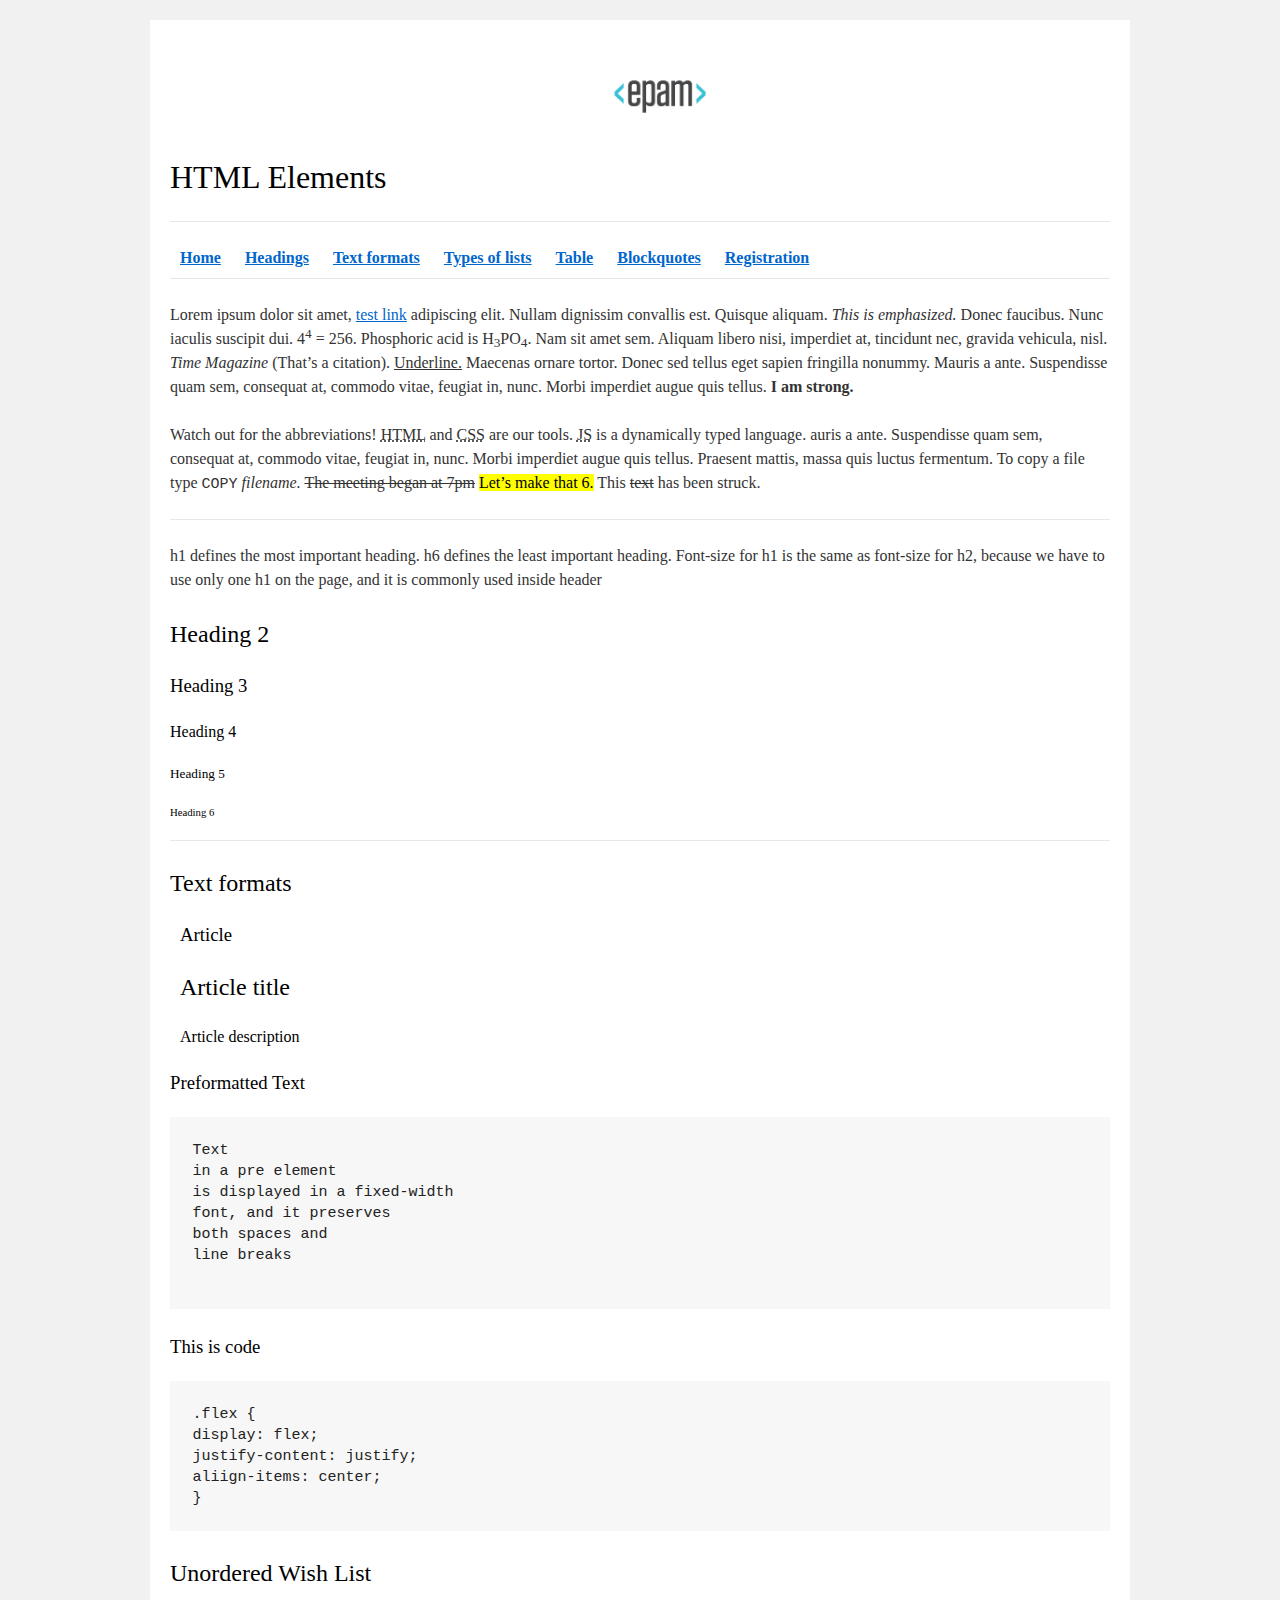
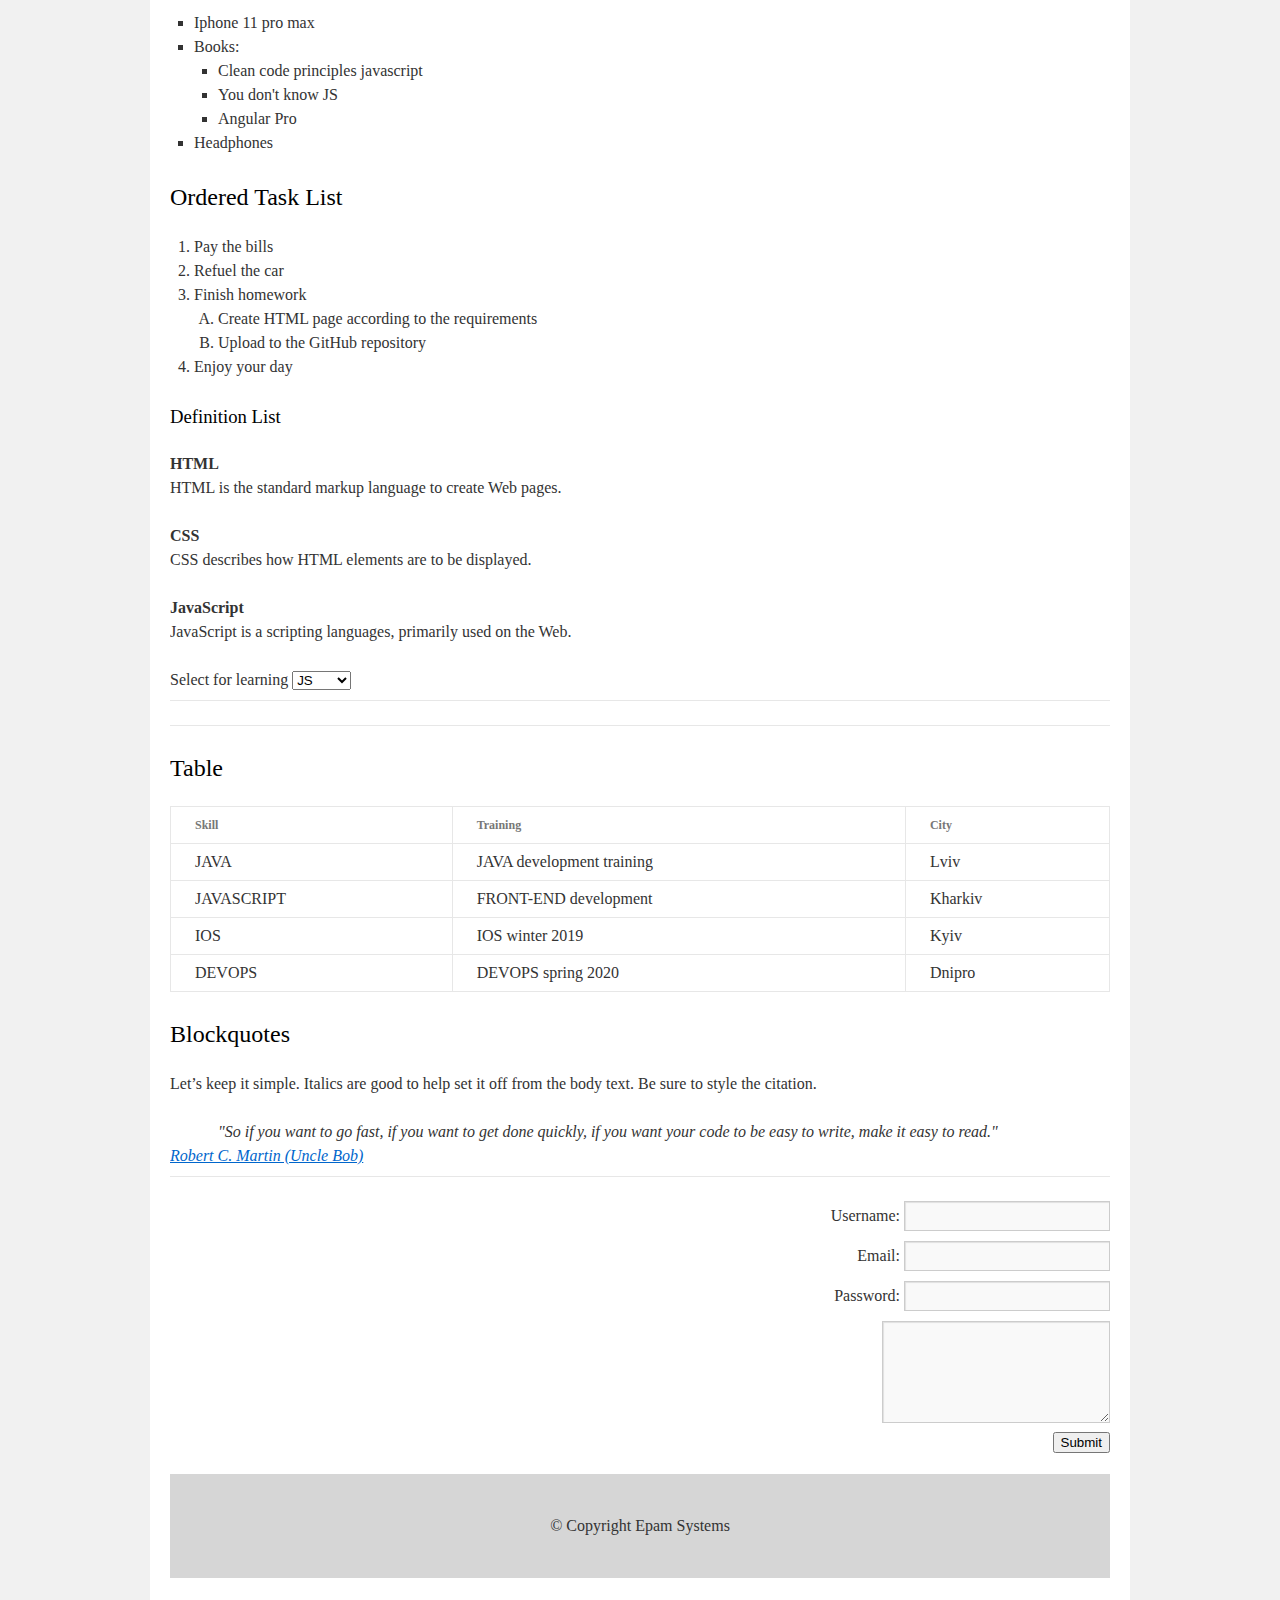
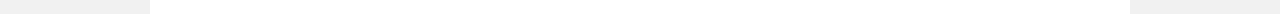
<file: FL12_HW1/homework/index.html>
<!DOCTYPE html>
<html lang="en">

<head>
  <meta charset="utf-8">
  <title>HTML Basics</title>
  <link rel="stylesheet" href="style.css">
</head>

<body>
  <div id="wrapper">
    <div id="main">
      <div id="container">
        <div id="content" role="main">
          <img src="logo.png" alt="EPAM">
          <h1 id="Home">HTML Elements</h1>
          <hr>
          <nav>
            <a href="#Home"><b>Home</b></a>
            <a href="#Headings"><b>Headings</b></a>
            <a href="#TextFormats"><b>Text formats</b></a>
            <a href="#TypesOfLists"><b>Types of lists</b></a>
            <a href="#Table"><b>Table</b></a>
            <a href="#Blockquotes"><b>Blockquotes</b></a>
            <a href="#Registration"><b>Registration</b></a>
          </nav>
          <hr>

          <p>Lorem ipsum dolor sit amet,
            <a href="#">test link</a>
            adipiscing elit.
            Nullam dignissim convallis est. Quisque aliquam.
            <em>This is emphasized.</em>
            Donec faucibus. Nunc iaculis suscipit dui.
            4<sup>4</sup> = 256.
            Phosphoric acid is H<sub>3</sub>PO<sub>4</sub>.
            Nam sit amet sem. Aliquam libero nisi, imperdiet at, tincidunt nec, gravida vehicula, nisl.
            <cite>Time Magazine</cite>
            (That’s a citation).
            <u>Underline.</u>
            Maecenas ornare tortor. Donec sed tellus eget sapien fringilla nonummy. Mauris a ante. Suspendisse quam sem,
            consequat at, commodo vitae, feugiat in, nunc. Morbi imperdiet augue quis tellus.
            <strong>I am strong.</strong></p>

          <p>Watch out for the abbreviations!
            <abbr title="Hyper Text Markup Language">HTML</abbr>
            and
            <abbr title="Cascading Style Sheets">CSS</abbr>
            are our tools.
            <abbr title="JavaScript">JS</abbr>
            is a dynamically typed language.
            auris a ante. Suspendisse quam sem, consequat at, commodo vitae, feugiat in, nunc. Morbi imperdiet augue
            quis
            tellus. Praesent mattis, massa quis luctus fermentum. To copy a file type
            <kbd>COPY</kbd>
            <em>filename.</em>
            <del>The meeting began at 7pm</del>
            <mark>Let’s make that 6.</mark>
            This <s>text</s> has been struck.</p>
          <hr>

          <p>h1 defines the most important heading. h6 defines the least important heading. Font-size for h1 is the same
            as
            font-size for h2, because we have to use only one h1 on the page, and it is commonly used inside header</p>

          <h2 id="Headings">Heading 2</h2>
          <h3>Heading 3</h3>
          <h4>Heading 4</h4>
          <h5>Heading 5</h5>
          <h6>Heading 6</h6>
          <hr>

          <h2 id="TextFormats">Text formats</h2>
          <article>
            <h3>Article</h3>
            <h2>Article title</h2>
            <h4>Article description</h4>
          </article>

          <h3>Preformatted Text</h3>
          <pre>
Text
in a pre element
is displayed in a fixed-width
font, and it preserves
both spaces and
line breaks
          </pre>

          <h3>This is code</h3>
          <pre>
.flex {
display: flex;
justify-content: justify;
aliign-items: center;
}</pre>

          <h2 id="TypesOfLists">Unordered Wish List</h2>
          <ul>
            <li>Iphone 11 pro max</li>
            <li>Books:
              <ul>
                <li>Clean code principles javascript</li>
                <li>You don't know JS</li>
                <li>Angular Pro</li>
              </ul>
            </li>
            <li>Headphones</li>
          </ul>

          <h2>Ordered Task List</h2>
          <ol>
            <li>Pay the bills</li>
            <li>Refuel the car</li>
            <li>Finish homework
              <ol>
                <li>Create HTML page according to the requirements</li>
                <li>Upload to the GitHub repository</li>
              </ol>
            </li>
            <li>Enjoy your day</li>
          </ol>

          <h3>Definition List</h3>
          <b>HTML</b><br>
          HTML is the standard markup language to create Web pages.
          <br><br>
          <b>CSS</b> <br>
          CSS describes how HTML elements are to be displayed. <br><br>
          <b>JavaScript</b> <br>
          JavaScript is a scripting languages, primarily used on the Web. <br><br>
          Select for learning
          <select>
            <option>JS</option>
            <option>HTML</option>
            <option>CSS</option>
          </select>
          <hr>
          <hr>

          <h2 id="Table">Table</h2>
          <table>
            <thead>
              <tr>
                <th>Skill</th>
                <th>Training</th>
                <th>City</th>
              </tr>
            </thead>
            <tbody>
              <tr>
                <td>JAVA</td>
                <td>JAVA development training</td>
                <td>Lviv</td>
              </tr>

              <tr>
                <td>JAVASCRIPT</td>
                <td>FRONT-END development</td>
                <td>Kharkiv</td>
              </tr>

              <tr>
                <td>IOS</td>
                <td>IOS winter 2019</td>
                <td>Kyiv</td>
              </tr>

              <tr>
                <td>DEVOPS</td>
                <td>DEVOPS spring 2020</td>
                <td>Dnipro</td>
              </tr>

            </tbody>
          </table>


          <h2 id="Blockquotes">Blockquotes</h2>
          <p>Let’s keep it simple. Italics are good to help set it off from the body text. Be sure to style the
            citation.</p>
          
            <blockquote>
              "So if you want to go fast, if you want to get done quickly, if you want your code to be easy to write,
              make
              it easy to read."</blockquote>
            <a href="#"><cite>Robert C. Martin (Uncle Bob)</cite></a>
          
          <hr>

          <form id="Registration">
              Username: <input type="text" name="Username"> <br>
              Email: <input type="email" name="Email" > <br>
              Password: <input type="password" name="Password" > <br>
              <textarea cols="23" rows="4"></textarea> <br>
              <button type="submit" >Submit</button>
          </form>
          <footer>
            <span>&copy; Copyright Epam Systems</span>
          </footer>

        </div>
      </div>
    </div>
  </div>
</body>

</html>
</file>
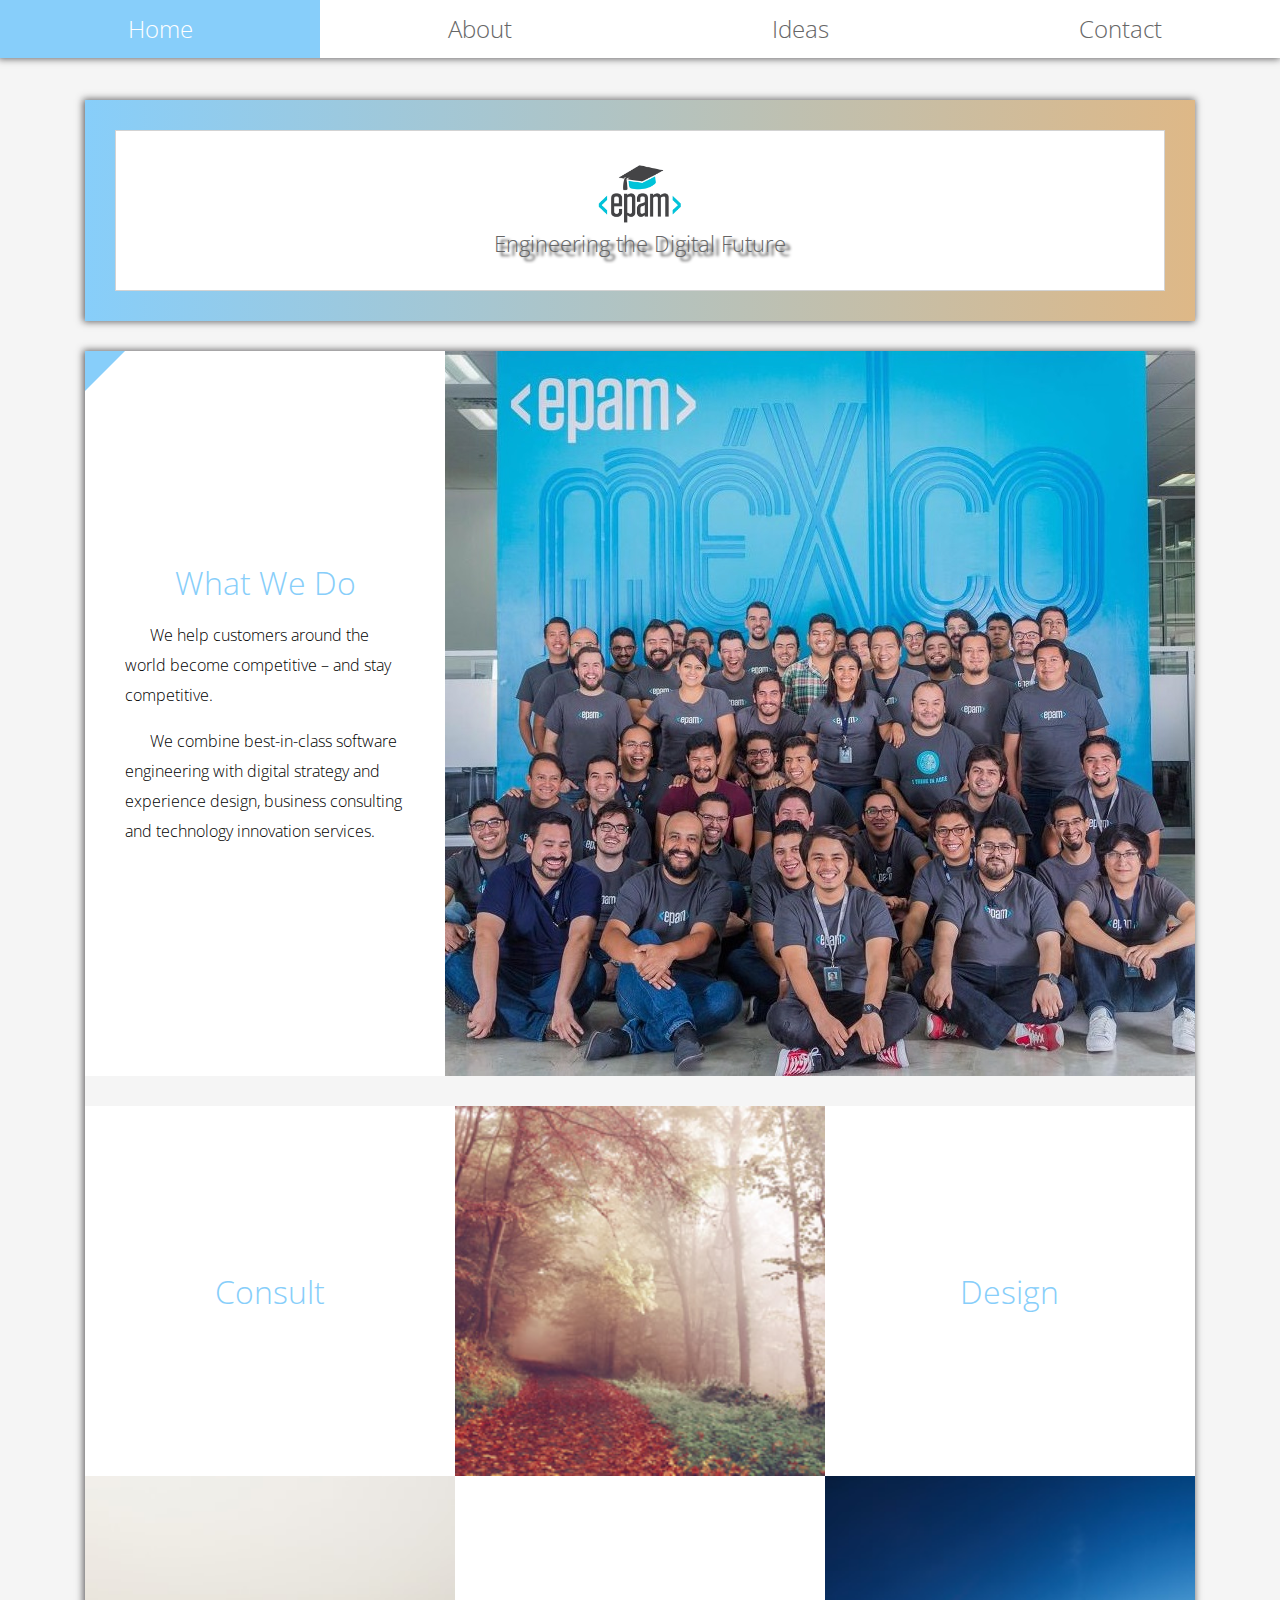
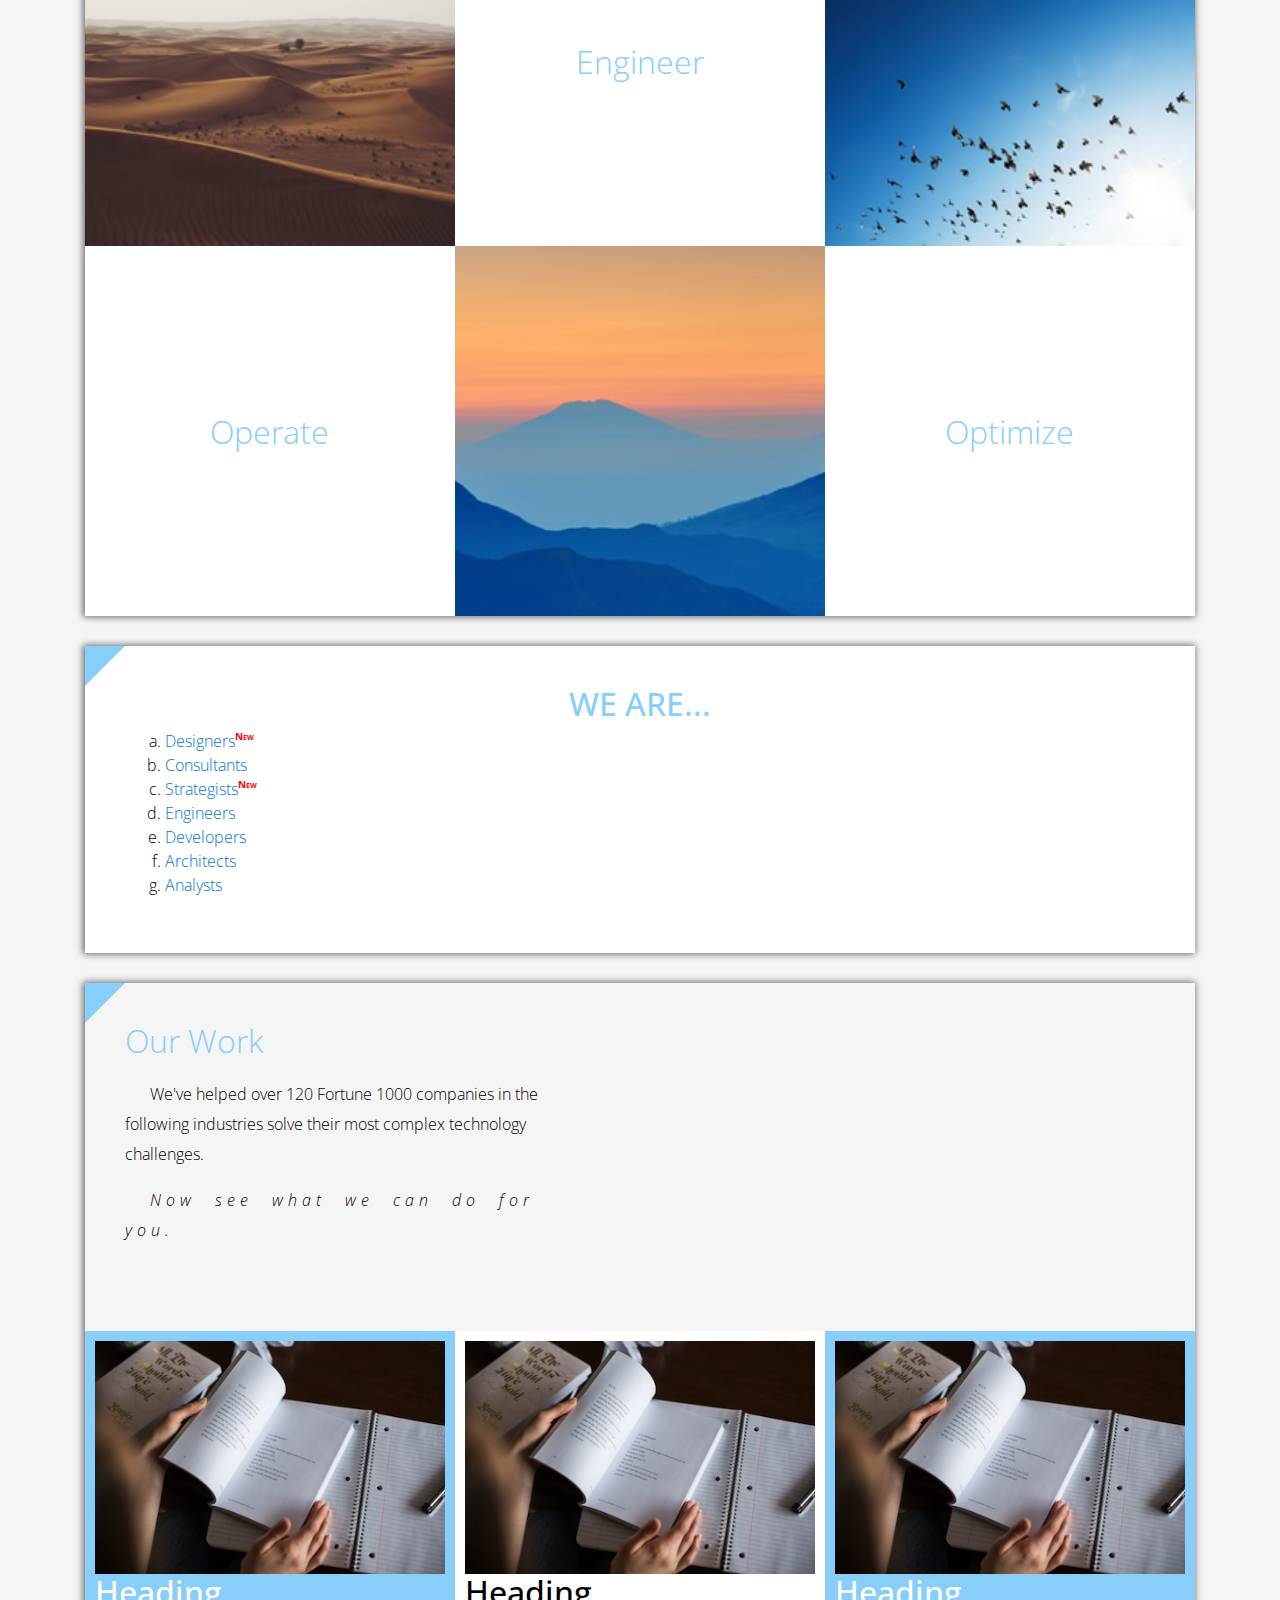
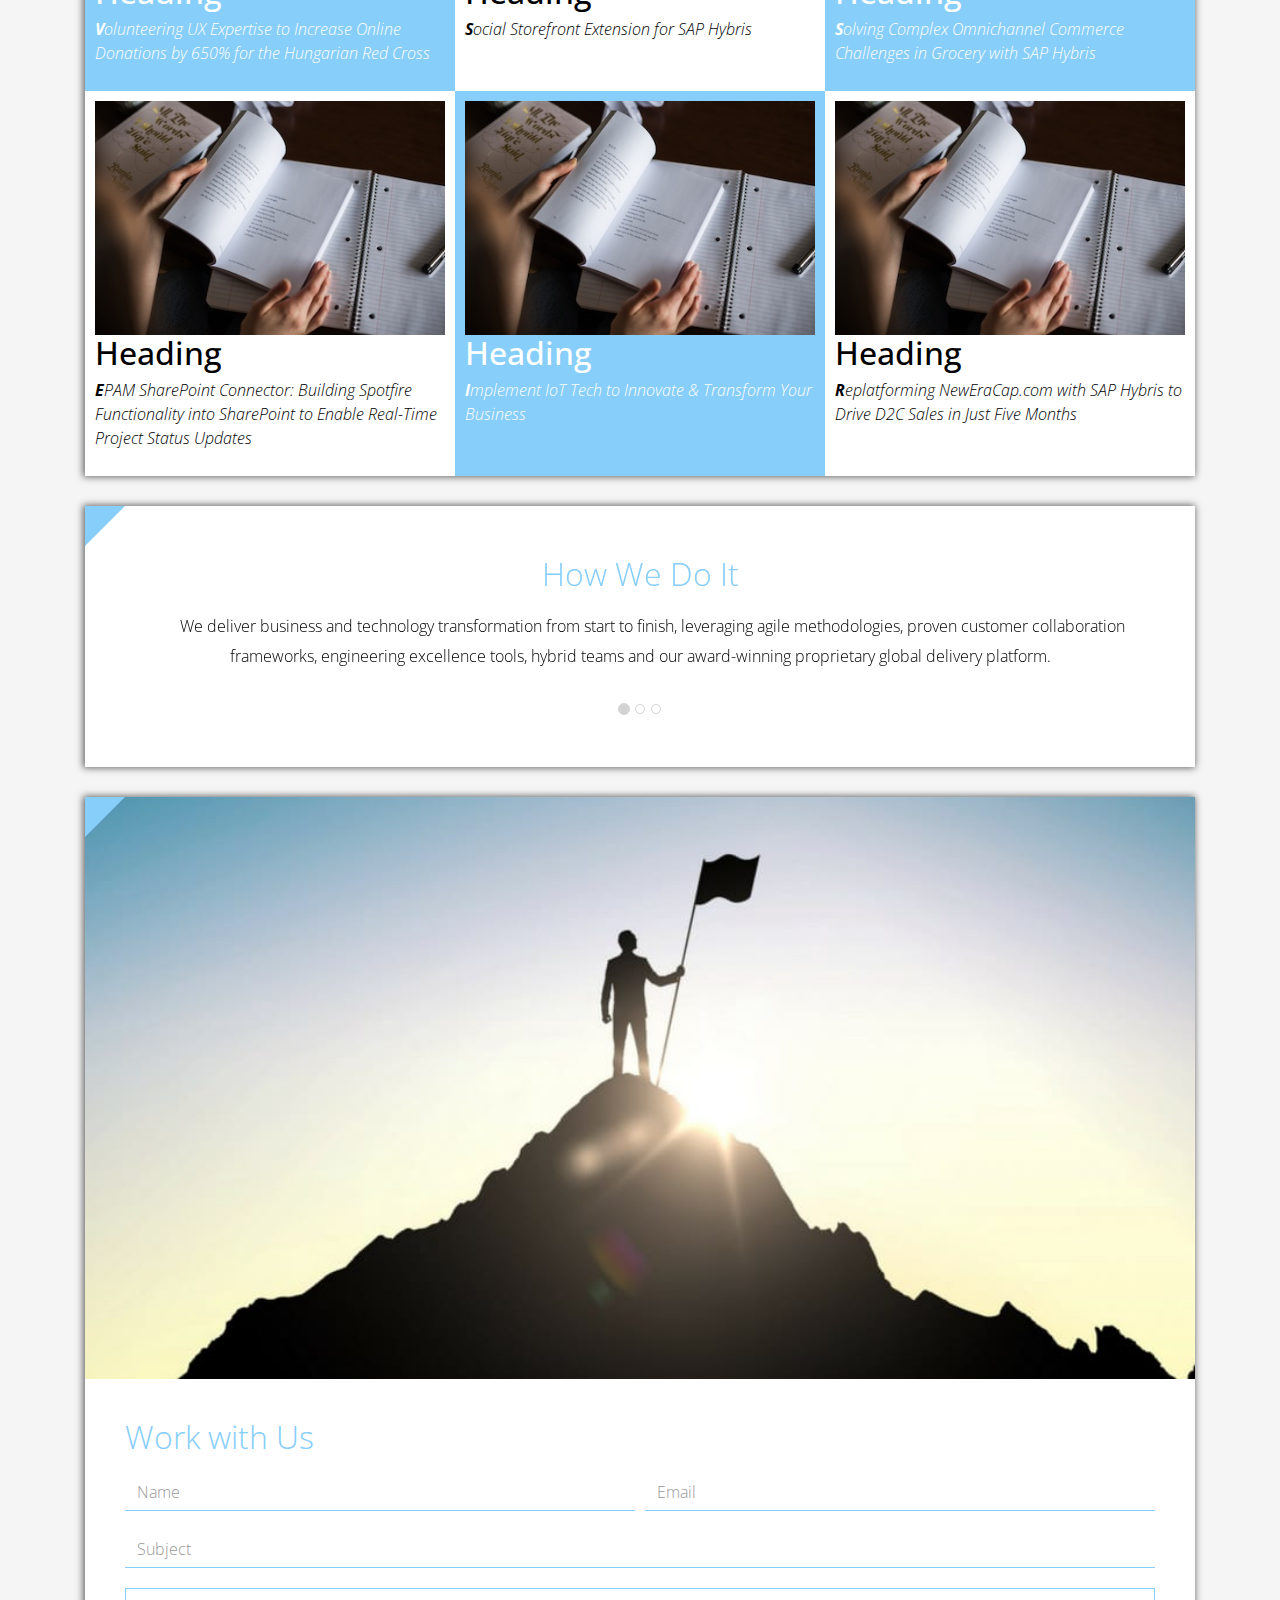
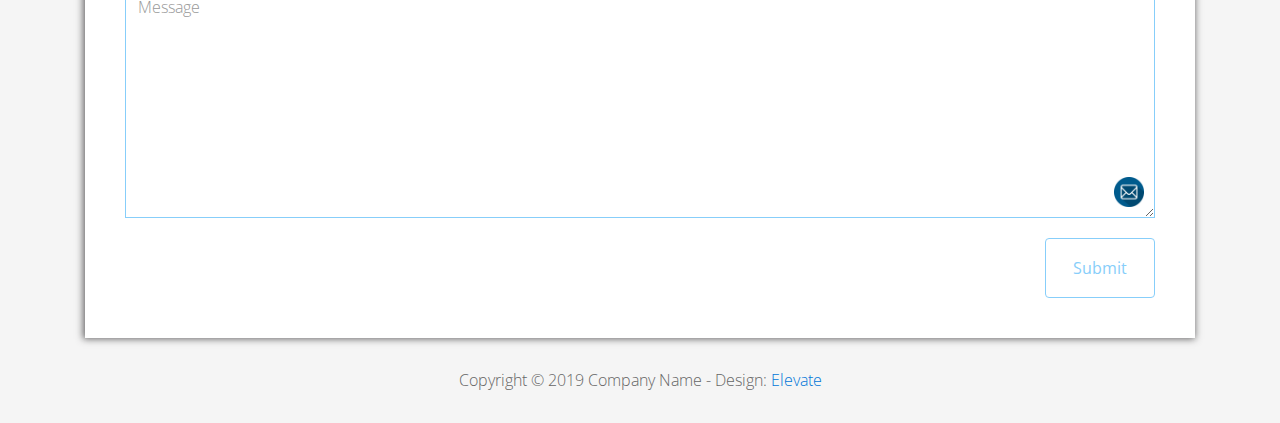
<file: FL12_HW2/homework/index.html>
<!DOCTYPE html>
<html lang="en">
<head>
  <meta charset="utf-8">
  <meta http-equiv="X-UA-Compatible" content="IE=edge">
  <meta name="viewport" content="width=device-width, initial-scale=1">

  <title>CSS Basics HW</title>



  <!-- load stylesheets -->
  <link rel="stylesheet" href="http://fonts.googleapis.com/css?family=Open+Sans:300,400">
  <!-- Google web font "Open Sans" -->
  <link rel="stylesheet" href="css/bootstrap.min.css">
  <!-- Bootstrap style -->
  <link rel="stylesheet" href="css/general.css">
  <link rel="stylesheet" href="css/style.css">
  <!-- Templatemo style -->
</head>

<body>
<div class="container">

  <div class="tm-sidebar">
    <nav class="tm-main-nav">
      <ul>
        <li class="tm-nav-item"><a href="#home" class="tm-nav-item-link">Home</a></li>
        <li class="tm-nav-item"><a href="#about" class="tm-nav-item-link">About</a></li>
        <li class="tm-nav-item"><a href="#ideas" class="tm-nav-item-link">Ideas</a></li>
        <li class="tm-nav-item"><a href="#contact" class="tm-nav-item-link">Contact</a></li>
      </ul>
    </nav>
  </div>

  <div class="tm-main-content">

    <div id="home" class="tm-content-box tm-content-header margin-b-10">
      <div class="tm-banner">
        <div class="tm-banner-inner">
          <img src="img/epam_logo.png" width="100" alt="">
          <p class="tm-banner-text">Engineering the Digital Future</p>
        </div>
      </div>
    </div>

    <section>
      <div class="tm-content-box flex-2-col">

        <div class="padding-medium flex-item tm-team-description-container flex-item">
          <h2 class="tm-section-title">What We Do</h2>
          <p class="tm-section-description">We help customers around the world become competitive – and stay competitive.</p>
          <p class="tm-section-description"> We combine best-in-class software engineering with digital strategy and experience design, business consulting and technology innovation services.</p>
        </div>
        <div class="flex-item tm-team-img">
          <img src="img/epam-mexico.jpg" alt="epam-mexico">
        </div>

      </div>

      <div id="about" class="tm-content-box">

        <ul class="boxes gallery-container">
          <li class="box box-bg">
            <h2 class="tm-section-title tm-section-title-box tm-box-bg-title">Consult</h2>
          </li>
          <li class="box">
            <a href="img/idea-large-01.jpg">
              <img src="img/idea-01.jpg" alt="Image" class="img-fluid thumbnail box-img">
            </a>
          </li>
          <li class="box box-bg">
            <h2 class="tm-section-title tm-section-title-box tm-box-bg-title">Design</h2>
          </li>
          <li class="box">
            <a href="img/idea-large-02.jpg">
              <img src="img/idea-02.jpg" alt="Image" class="img-fluid thumbnail box-img">
            </a>
          </li>
          <li class="box box-bg">
            <h2 class="tm-section-title tm-section-title-box tm-box-bg-title">Engineer</h2>
          </li>
          <li class="box">
            <a href="img/idea-large-03.jpg">
              <img src="img/idea-03.jpg" alt="Image" class="img-fluid thumbnail box-img">
            </a>
          </li>
          <li class="box box-bg">
            <h2 class="tm-section-title tm-section-title-box tm-box-bg-title">Operate</h2>
          </li>
          <li class="box">
            <a href="img/idea-large-04.jpg">
              <img src="img/idea-04.jpg" alt="Image" class="img-fluid thumbnail box-img">
            </a>
          </li>
          <li class="box box-bg">
            <h2 class="tm-section-title tm-section-title-box tm-box-bg-title">Optimize</h2>
          </li>
        </ul>

      </div>

    </section>

    <!-- slider -->
    <section class="heading tm-content-box">
      <div class="padding-medium">
        <h2> WE ARE...</h2>
        <ol>
          <li><a href="index.html" class="text">Designers</a></li>
          <li><a href="index.html">Consultants</a></li>
          <li><a href="#" class="text">Strategists</a></li>
          <li><a href="#">Engineers</a></li>
          <li><a href="#">Developers</a></li>
          <li><a href="#">Architects</a></li>
          <li><a href="#">Analysts</a></li>
        </ol>
      </div>
    </section>

    <section class="blocks">
      <div class="padding-medium flex-item tm-team-description-container">
        <h2 class="tm-section-title">Our Work</h2>
        <p class="tm-section-description">We've helped over 120 Fortune 1000 companies in the following industries solve their most complex technology challenges. </p>
        <p class="tm-section-description"> Now see what we can do for you.</p>
      </div>
      <div class="tm-content-box flex-2-col">
      </div>
      <div  class="tm-content-box">
        <ul class="boxes gallery-container">
          <li class="box box-work">
            <img src="img/study.jpeg" alt="Image" class="img-fluid">
            <div>
              <h2>Heading</h2>
              <p>Volunteering UX Expertise to Increase Online Donations by 650% for the Hungarian Red Cross</p>
            </div>
          </li>
          <li class="box box-work">
            <img src="img/study.jpeg" alt="Image" class="img-fluid">
            <div>
              <h2>Heading</h2>
              <p>Social Storefront Extension for SAP Hybris</p>
            </div>
          </li>
          <li class="box box-work">
            <img src="img/study.jpeg" alt="Image" class="img-fluid">
            <div>
              <h2>Heading</h2>
              <p>Solving Complex Omnichannel Commerce Challenges in Grocery with SAP Hybris</p>
            </div>
          </li>
          <li class="box box-work">
            <img src="img/study.jpeg" alt="Image" class="img-fluid">
            <div>
              <h2>Heading</h2>
              <p>EPAM SharePoint Connector: Building Spotfire Functionality into SharePoint to Enable Real-Time Project Status Updates</p>
            </div>
          </li>
          <li class="box box-work">
            <img src="img/study.jpeg" alt="Image" class="img-fluid">
            <div>
              <h2>Heading</h2>
              <p>Implement IoT Tech to Innovate &amp; Transform Your Business</p>
            </div>
          </li>
          <li class="box box-work">
            <img src="img/study.jpeg" alt="Image" class="img-fluid">
            <div>
              <h2>Heading</h2>
              <p>Replatforming NewEraCap.com with SAP Hybris to Drive D2C Sales in Just Five Months</p>
            </div>
          </li>
        </ul>

      </div>
    </section>

    <section id="ideas">
      <div id="tmCarousel" class="carousel slide tm-content-box" data-ride="carousel">

        <ol class="carousel-indicators">
          <li data-target="#tmCarousel" data-slide-to="0" class="active"></li>
          <li data-target="#tmCarousel" data-slide-to="1" class=""></li>
          <li data-target="#tmCarousel" data-slide-to="2" class=""></li>
        </ol>

        <div class="carousel-inner" role="listbox">

          <div class="carousel-item active">
            <div class="carousel-content">
              <div class="flex-item">
                <h2 class="tm-section-title">How We Do It</h2>
                <p class="tm-section-description carousel-description">We deliver business and technology transformation from start to finish, leveraging agile methodologies, proven customer collaboration frameworks, engineering excellence tools, hybrid teams and our award-winning proprietary global delivery platform.</p>
              </div>
            </div>
          </div>

          <div class="carousel-item">
            <div class="carousel-content">
              <div class="flex-item">
                <h2 class="tm-section-title">Our Clients</h2>
                <p class="tm-section-description carousel-description">Lorem ipsum dolor sit amet,
                  consectetur adipiscing elit. Quisque vel nisi pharetra nibh varius pharetra ac
                  sagittis nisi. Etiam pharetra vestibulum hendrerit. Pellentesque interdum metus
                  sed massa rutrum.</p>
              </div>
            </div>
          </div>

          <div class="carousel-item">
            <div class="carousel-content">
              <div class="flex-item">
                <h2 class="tm-section-title">Our Projects</h2>
                <p class="tm-section-description carousel-description">Donec ex libero, fringilla
                  vitae purus sit amet, rhoncus pharetra lorem. Pellentesque id sem id lacus
                  ultricies vehicula. Aliquam rutrum mi non. Pellentesque interdum metus sed massa
                  rutrum.</p>
              </div>
            </div>
          </div>

        </div>

      </div>
    </section>

    <section class="tm-content-box">
      <img src="img/contact-us.jpg" alt="Contact image" class="img-fluid img-contact-us">

      <div id="contact" class="padding-medium">
        <h2 class="tm-section-title">Work with Us</h2>
        <form action="#contact" method="get" class="contact-form">

          <div class="form-group col-xs-12 col-sm-12 col-md-6 col-lg-6 form-group-2-col-left">
            <input type="text" id="contact_name" name="contact_name" class="form-control"
                   placeholder="Name" required/>
          </div>
          <div class="form-group col-xs-12 col-sm-12 col-md-6 col-lg-6 form-group-2-col-right mandatory-field">
            <input type="email" id="contact_email" name="contact_email" class="form-control"
                   placeholder="Email" required/>
          </div>
          <div class="form-group">
            <input type="text" id="contact_subject" name="contact_subject" class="form-control"
                   placeholder="Subject" required/>
          </div>
          <div class="form-group">
            <textarea id="contact_message" name="contact_message" class="form-control" rows="9"
                      placeholder="Message" required></textarea>
          </div>

          <button type="submit" class="btn btn-primary submit-btn">Submit</button>

        </form>
      </div>
    </section>

    <footer class="tm-footer">
      <p class="text-xs-center">Copyright &copy; 2019 Company Name

        - Design: <a rel="nofollow" href="http://www.templatemo.com/tm-481-elevate"
                     target="_parent">Elevate</a></p>
    </footer>

  </div>

</div>

</body>
</html>
</file>
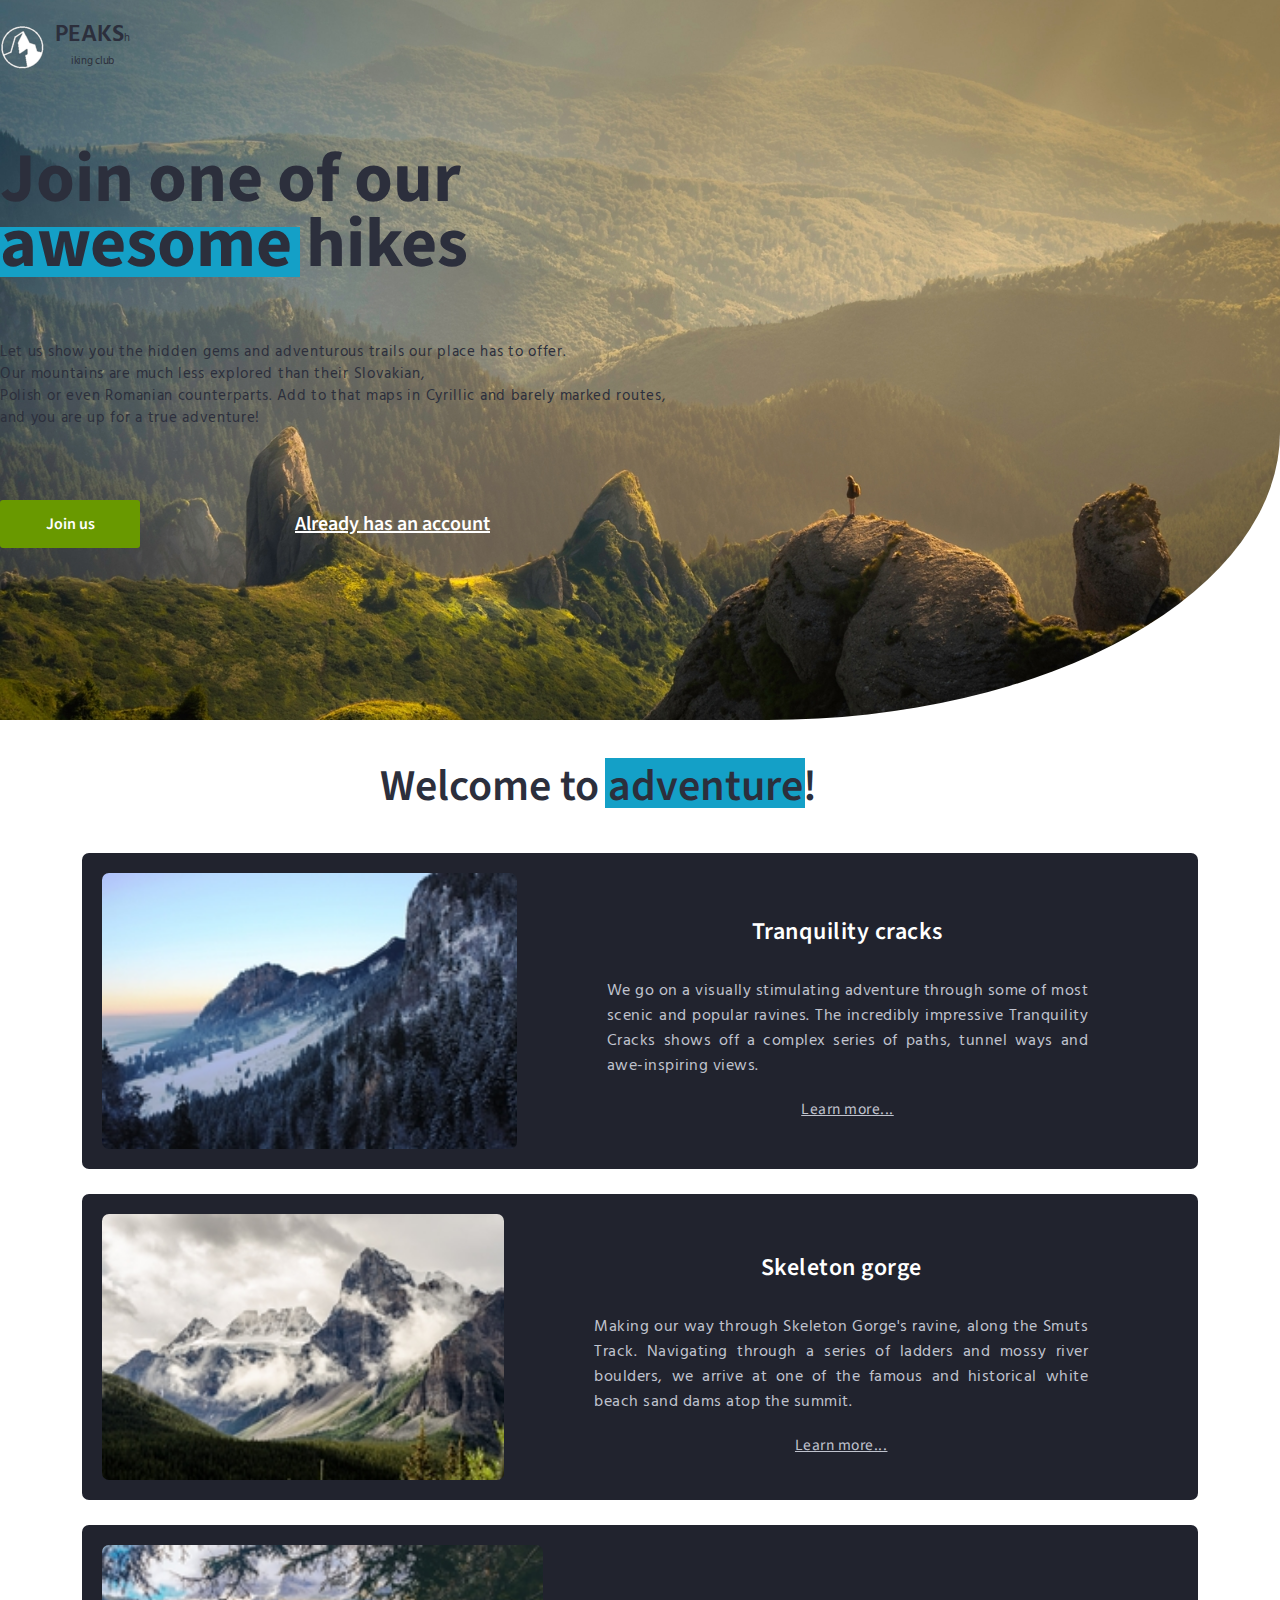
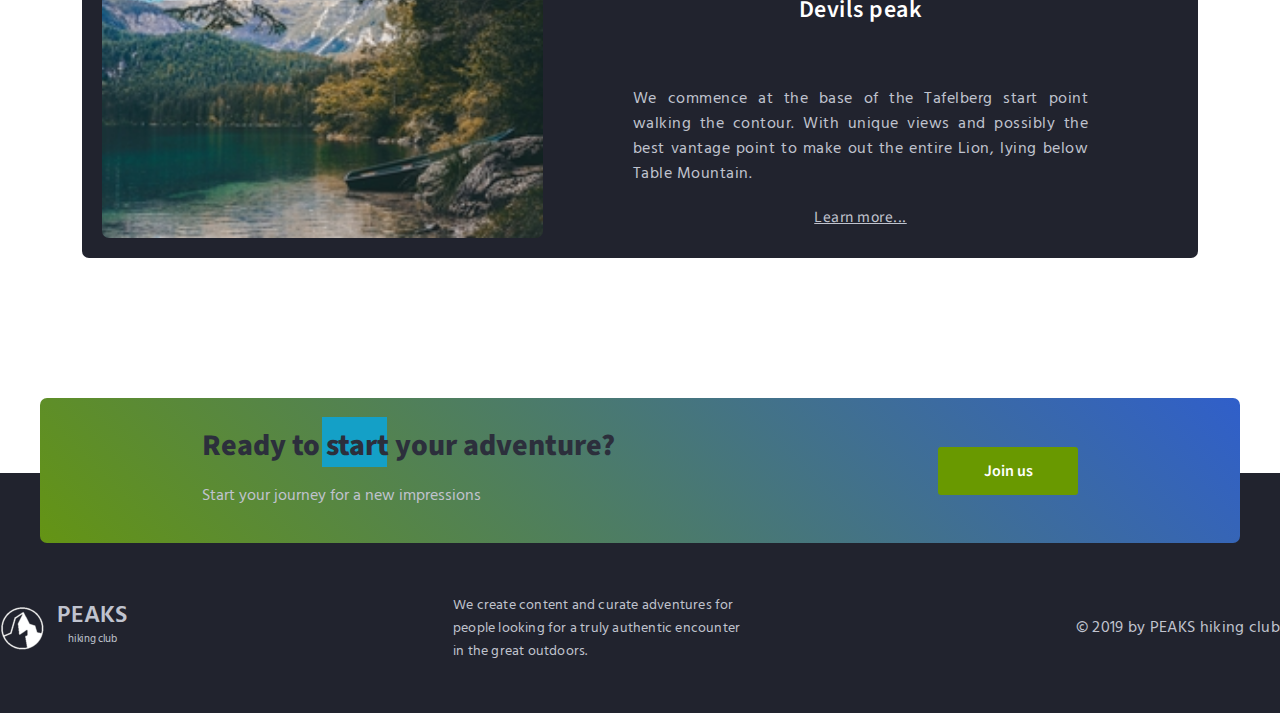
<file: FL12_HW3/homework/index.html>
<!DOCTYPE html>
<html lang="en">

<head>
    <meta charset="UTF-8">
    <meta name="viewport" content="width=device-width, initial-scale=1.0">
    <meta http-equiv="X-UA-Compatible" content="ie=edge">
    <link href="https://fonts.googleapis.com/css?family=Hind:400,600%7CSource+Sans+Pro:400,600,700%7CFresca"
          rel="stylesheet"/>

    <!-- Styles should be switched here: -->

    <link rel="stylesheet" type="text/css" href="css/style1.css">
    <!--     <link rel="stylesheet" type="text/css" href="css/style2.css">-->

    <title>PEAKS hiking club</title>
</head>

<body>
<header class="header">
    <div class="header-wrap">
        <div class="landing-logo">
            <img src="img/m-logo.png" alt="logo"/>
            <p>PEAKS<span>hiking club</span></p>
        </div>
        <p class="header_heading">
            Join one of our awesome hikes
        </p>
        <p class="header_text">
            Let us show you the hidden gems and adventurous trails our place has to offer.
            Our mountains are much less explored than their Slovakian,
            Polish or even Romanian counterparts. Add to that maps in Cyrillic and barely marked routes,
            and you are up for a true adventure!
        </p>
        <div>
            <button class="header_button">Join us</button>
            <a href="#" class="login">Already has an account</a>
        </div>
    </div>
</header>
<main class="section">
    <p class="section_text">
        Welcome to adventure!
    </p>
    <div class="section_card_wrap">
        <div class="section_card">
            <img class="section_card_img"
                 src="img/m-1.jpg"
                 alt="experts"/>
            <div class="section_card_right_container">
                <p class="section_card_heading">
                    Tranquility cracks
                </p>
                <p class="section_card_text">
                    We go on a visually stimulating adventure through some of most scenic and popular ravines.
                    The incredibly impressive Tranquility Cracks shows off a complex series of paths, tunnel ways and
                    awe-inspiring views.
                </p>
                <a href="#" class="section_link">Learn more...</a>
            </div>
        </div>
        <div class="section_card">
            <img class="section_card_img"
                 src="img/m-2.jpg"
                 alt="content formats"/>
            <div class="section_card_right_container">
                <p class="section_card_heading">
                    Skeleton gorge
                </p>
                <p class="section_card_text">
                    Making our way through Skeleton Gorge's ravine, along the Smuts Track.
                    Navigating through a series of ladders and mossy river boulders, we arrive at one of the famous and
                    historical white beach sand dams atop the summit.
                </p>
                <a href="#" class="section_link">Learn more...</a>
            </div>
        </div>
        <div class="section_card">
            <img class="section_card_img"
                 src="img/m-3.jpg"
                 alt="certificate"/>
            <div class="section_card_right_container">
                <p class="section_card_heading">
                    Devils peak
                </p>
                <p class="section_card_text">
                    We commence at the base of the Tafelberg start point walking the contour.
                    With unique views and possibly the best vantage point to make out the entire Lion, lying below Table
                    Mountain.
                </p>
                <a href="#" class="section_link">Learn more...</a>
            </div>
        </div>
    </div>
    <div class="section_banner">
        <div class="section_banner_text_wrap">
            <p class="section_banner_heading">
                Ready to start your adventure?
            </p>
            <p class="section_banner_text">
                Start your journey for a new impressions
            </p>
        </div>
        <button class="section_banner_button">Join us</button>
    </div>
</main>
<footer class="footer">
    <div class="footer-wrap">
        <div class="footer_logo landing-logo">
            <img src="img/m-logo.png" alt="logo"/>
            <p>PEAKS<span>hiking club</span></p>
        </div>
        <p class="footer_text">
            We create content and curate adventures for people looking for a truly authentic encounter in the great
            outdoors.
        </p>
        <span class="footer-cr">
          &copy; 2019 by PEAKS hiking club
        </span>
    </div>
</footer>
</body>

</html>
</file>
<file: FL12_HW1/homework/style.css>
html,body,div,span,applet,object,iframe,h1,h2,h3,h4,h5,h6,p,blockquote,pre,a,abbr,acronym,address,big,cite,code,del,dfn,em,font,img,ins,kbd,q,s,samp,small,strike,strong,sub,sup,tt,var,b,u,i,center,dl,dt,dd,ol,ul,li,fieldset,form,label,legend,table,caption,tbody,tfoot,thead,tr,th,td{background:transparent;border:0;margin:0;padding:0;vertical-align:baseline}body{line-height:1}h1,h2,h3,h4,h5,h6{clear:both;font-weight:normal}ol,ul{list-style:none}blockquote{quotes:none}blockquote:before,blockquote:after{content:'';content:none}del{text-decoration:line-through}table{border-collapse:collapse;border-spacing:0}a img{border:0}#container{float:left;margin:0 -240px 0 0;width:100%}#primary,#secondary{float:right;overflow:hidden;width:220px}#secondary{clear:right}#footer{clear:both;width:100%}.one-column #content{margin:0 auto;width:640px}.single-attachment #content{margin:0 auto;width:900px}body,input,textarea,.page-title span,.pingback a.url{font-family:Georgia,"Bitstream Charter",serif}h3#comments-title,h3#reply-title,#access .menu,#access div.menu ul,#cancel-comment-reply-link,.form-allowed-tags,#site-info,#site-title,#wp-calendar,.comment-meta,.comment-body tr th,.comment-body thead th,.entry-content label,.entry-content tr th,.entry-content thead th,.entry-meta,.entry-title,.entry-utility,#respond label,.navigation,.page-title,.pingback p,.reply,.widget-title,.wp-caption-text{font-family:"Helvetica Neue",Arial,Helvetica,"Nimbus Sans L",sans-serif}input[type="submit"]{font-family:"Helvetica Neue",Arial,Helvetica,"Nimbus Sans L",sans-serif}pre{font-family:"Courier 10 Pitch",Courier,monospace}code{font-family:Monaco,Consolas,"Andale Mono","DejaVu Sans Mono",monospace}#access .menu-header,div.menu,#colophon,#branding,#main,#wrapper{margin:0 auto;width:940px}#wrapper{background:#fff;margin-top:20px;padding:0 20px}#footer-widget-area{overflow:hidden}#footer-widget-area .widget-area{float:left;margin-right:20px;width:220px}#footer-widget-area #fourth{margin-right:0}#site-info{float:left;font-size:14px;font-weight:bold;width:700px}#site-generator{float:right;width:220px}body{background:#f1f1f1}body,input,textarea{color:#666;font-size:12px;line-height:18px}hr{background-color:#e7e7e7;border:0;clear:both;height:1px;margin-bottom:18px}p{margin-bottom:18px}ul{list-style:square;margin:0 0 18px 1.5em}ol{list-style:decimal;margin:0 0 18px 1.5em}ol ol{list-style:upper-alpha}ol ol ol{list-style:lower-roman}ol ol ol ol{list-style:lower-alpha}ul ul,ol ol,ul ol,ol ul{margin-bottom:0}dl{margin:0 0 24px 0}dt{font-weight:bold}dd{margin-bottom:18px}strong{font-weight:bold}cite,em,i{font-style:italic}big{font-size:131.25%}ins{background:#ffc;text-decoration:none}blockquote{font-style:italic;padding:0 3em}blockquote cite,blockquote em,blockquote i{font-style:normal}pre{background:#f7f7f7;color:#222;line-height:18px;margin-bottom:18px;overflow:auto;padding:1.5em}abbr,acronym{cursor:help}sup,sub{height:0;line-height:1;position:relative;vertical-align:baseline}sup{bottom:1ex}sub{top:.5ex}small{font-size:smaller}input{margin-bottom:10px}input[type="text"],input[type="password"],input[type="email"],input[type="url"],input[type="number"],textarea{background:#f9f9f9;border:1px solid #ccc;box-shadow:inset 1px 1px 1px rgba(0,0,0,0.1);-moz-box-shadow:inset 1px 1px 1px rgba(0,0,0,0.1);-webkit-box-shadow:inset 1px 1px 1px rgba(0,0,0,0.1);padding:2px}a:link{color:#06c}a:visited{color:#743399}a:active,a:hover{color:#ff4b33}.screen-reader-text{clip:rect(1px,1px,1px,1px);overflow:hidden;position:absolute !important;height:1px;width:1px}#header{padding:30px 0 0 0}#site-title{float:left;font-size:30px;line-height:36px;margin:0 0 18px 0;width:700px}#site-title a{color:#000;font-weight:bold;text-decoration:none}#site-description{color:#000;clear:right;float:right;font-style:italic;margin:15px 0 18px 0;opacity:.65;width:220px}#branding img{border-top:4px solid #000;border-bottom:1px solid #000;display:block;float:left}#access{background:#000;display:block;float:left;margin:0 auto;width:940px}#access .menu-header,div.menu{font-size:13px;margin-left:12px;width:928px}#access .menu-header ul,div.menu ul{list-style:none;margin:0}#access .menu-header li,div.menu li{float:left;position:relative}#access a{color:#aaa;display:block;line-height:38px;padding:0 10px;text-decoration:none}#access ul ul{box-shadow:0 3px 3px rgba(0,0,0,0.2);-moz-box-shadow:0 3px 3px rgba(0,0,0,0.2);-webkit-box-shadow:0 3px 3px rgba(0,0,0,0.2);display:none;position:absolute;top:38px;left:0;float:left;width:180px;z-index:99999}#access ul ul li{min-width:180px}#access ul ul ul{left:100%;top:0}#access ul ul a{background:#333;line-height:1em;padding:10px;width:160px;height:auto}#access li:hover>a,#access ul ul:hover>a{background:#333;color:#fff}#access ul li:hover>ul{display:block}#access ul li.current_page_item>a,#access ul li.current_page_ancestor>a,#access ul li.current-menu-ancestor>a,#access ul li.current-menu-item>a,#access ul li.current-menu-parent>a{color:#fff}* html #access ul li.current_page_item a,* html #access ul li.current_page_ancestor a,* html #access ul li.current-menu-ancestor a,* html #access ul li.current-menu-item a,* html #access ul li.current-menu-parent a,* html #access ul li a:hover{color:#fff}#main{clear:both;overflow:hidden;padding:40px 0 0 0}#content{margin-bottom:36px}#content,#content input,#content textarea{color:#333;font-size:16px;line-height:24px}#content p,#content ul,#content ol,#content dd,#content pre,#content hr{margin-bottom:24px}#content ul ul,#content ol ol,#content ul ol,#content ol ul{margin-bottom:0}#content pre,#content kbd,#content tt,#content var{font-size:15px;line-height:21px}#content code{font-size:13px}#content dt,#content th{color:#000}#content h1,#content h2,#content h3,#content h4,#content h5,#content h6{color:#000;line-height:1.5em;margin:0 0 20px 0}#content table{border:1px solid #e7e7e7;margin:0 -1px 24px 0;text-align:left;width:100%}#content tr th,#content thead th{color:#777;font-size:12px;font-weight:bold;line-height:18px;padding:9px 24px;border-right:1px solid #e7e7e7}#content tr td{border-top:1px solid #e7e7e7;padding:6px 24px;border-right:1px solid #e7e7e7}#content tr.odd td{background:#f2f7fc}.hentry{margin:0 0 48px 0}.home .sticky{background:#f2f7fc;border-top:4px solid #000;margin-left:-20px;margin-right:-20px;padding:18px 20px}.single .hentry{margin:0 0 36px 0}.page-title{color:#000;font-size:14px;font-weight:bold;margin:0 0 36px 0}.page-title span{color:#333;font-size:16px;font-style:italic;font-weight:normal}.page-title a:link,.page-title a:visited{color:#777;text-decoration:none}.page-title a:active,.page-title a:hover{color:#ff4b33}#content .entry-title{color:#000;font-size:21px;font-weight:bold;line-height:1.3em;margin-bottom:0}.entry-title a:link,.entry-title a:visited{color:#000;text-decoration:none}.entry-title a:active,.entry-title a:hover{color:#ff4b33}.entry-meta{color:#777;font-size:12px}.entry-meta abbr,.entry-utility abbr{border:0}.entry-meta abbr:hover,.entry-utility abbr:hover{border-bottom:1px dotted #666}.single-author .by-author{position:absolute !important;clip:rect(1px 1px 1px 1px);clip:rect(1px,1px,1px,1px)}.entry-content,.entry-summary{clear:both;padding:12px 0 0 0}.entry-content .more-link{white-space:nowrap}#content .entry-summary p:last-child{margin-bottom:12px}.entry-content fieldset{border:1px solid #e7e7e7;margin:0 0 24px 0;padding:24px}.entry-content fieldset legend{background:#fff;color:#000;font-weight:bold;padding:0 24px}.entry-content input{margin:0 0 24px 0}.entry-content input.file,.entry-content input.button{margin-right:24px}.entry-content label{color:#777;font-size:12px}.entry-content select{margin:0 0 24px 0}.entry-content sup,.entry-content sub{font-size:10px}.entry-content blockquote.left{float:left;margin-left:0;margin-right:24px;text-align:right;width:33%}.entry-content blockquote.right{float:right;margin-left:24px;margin-right:0;text-align:left;width:33%}.page-link{clear:both;color:#000;font-weight:bold;line-height:48px;word-spacing:.5em}.page-link a:link,.page-link a:visited{background:#f1f1f1;color:#333;font-weight:normal;padding:.5em .75em;text-decoration:none}.home .sticky .page-link a{background:#d9e8f7}.page-link a:active,.page-link a:hover{color:#ff4b33}body.page .edit-link{clear:both;display:block}#entry-author-info{background:#f2f7fc;border-top:4px solid #000;clear:both;font-size:14px;line-height:20px;margin:24px 0;overflow:hidden;padding:18px 20px}#entry-author-info #author-avatar{background:#fff;border:1px solid #e7e7e7;float:left;height:60px;margin:0 -104px 0 0;padding:11px}#entry-author-info #author-description{float:left;margin:0 0 0 104px}#entry-author-info h2{color:#000;font-size:100%;font-weight:bold;margin-bottom:0}.entry-utility{clear:both;color:#777;font-size:12px;line-height:18px}.entry-meta a,.entry-utility a{color:#777}.entry-meta a:hover,.entry-utility a:hover{color:#ff4b33}#content .video-player{padding:0}.format-standard .wp-video,.format-standard .wp-audio-shortcode,.format-audio .wp-audio-shortcode,.format-standard .video-player{margin-bottom:24px}.home #content .format-aside p,.home #content .category-asides p{font-size:14px;line-height:20px;margin-bottom:10px;margin-top:0}.format-gallery .size-thumbnail img,.category-gallery .size-thumbnail img{border:10px solid #f1f1f1;margin-bottom:0}.format-gallery .gallery-thumb,.category-gallery .gallery-thumb{float:left;margin-right:20px;margin-top:-4px}.home #content .format-gallery .entry-utility,.home #content .category-gallery .entry-utility{padding-top:4px}.attachment .entry-content .entry-caption{font-size:140%;margin-top:24px}.attachment .entry-content .nav-previous a:before{content:'\2190\00a0'}.attachment .entry-content .nav-next a:after{content:'\00a0\2192'}#content img.size-auto,#content img.size-full,#content img.size-large,#content img.size-medium,#content .entry-attachment img,#content .widget-container img{max-width:100%;height:auto}#ie8 #content img.size-auto,#ie8 #content img.size-full,#ie8 #content img.size-large,#ie8 #content img.size-medium,#ie8 #content .entry-attachment img{width:auto}.alignleft,img.alignleft{display:inline;float:left;margin-right:24px;margin-top:4px}.alignright,img.alignright{display:inline;float:right;margin-left:24px;margin-top:4px}.aligncenter,img.aligncenter{clear:both;display:block;margin-left:auto;margin-right:auto}img.alignleft,img.alignright,img.aligncenter{margin-bottom:12px}.wp-caption{background:#f1f1f1;line-height:18px;margin-bottom:20px;max-width:100%;padding:4px;text-align:center}.wp-caption img{margin:5px 5px 0;max-width:622px}.wp-caption p.wp-caption-text{color:#777;font-size:12px;margin:5px}.wp-smiley{margin:0}.gallery{margin:0 auto 18px}.gallery .gallery-item{float:left;margin-top:0;text-align:center}.gallery-columns-1 .gallery-item{width:100%}.gallery-columns-2 .gallery-item{width:50%}.gallery-columns-3 .gallery-item{width:33%}.gallery-columns-4 .gallery-item{width:25%}.gallery-columns-5 .gallery-item{width:20%}.gallery-columns-6 .gallery-item{width:16%}.gallery-columns-7 .gallery-item{width:14%}.gallery-columns-8 .gallery-item{width:12%}.gallery-columns-9 .gallery-item{width:11%}.gallery-columns-1 img{max-width:620px}.gallery-columns-2 img{max-width:288px}.gallery-columns-3 img{max-width:177px}.gallery-columns-4 img{max-width:122px}.gallery-columns-5 img{max-width:88px}.gallery-columns-6 img{max-width:66px}.gallery-columns-7 img{max-width:50px}.gallery-columns-8 img{max-width:39px}.gallery-columns-9 img{max-width:29px}.gallery-item img{height:auto}.gallery-columns-2 .attachment-medium{max-width:92%;height:auto}.gallery-columns-4 .attachment-thumbnail{max-width:84%;height:auto}.gallery .gallery-caption{color:#777;font-size:12px;margin:0 0 12px}.gallery dl{margin:0}.gallery img{border:10px solid #f1f1f1}.gallery br+br{display:none}#content .entry-attachment img{display:block;margin:0 auto}.navigation{color:#777;font-size:12px;line-height:18px;overflow:hidden}.navigation a:link,.navigation a:visited{color:#777;text-decoration:none}.navigation a:active,.navigation a:hover{color:#ff4b33}.nav-previous{float:left;width:50%}.nav-next{float:right;text-align:right;width:50%}#nav-above{margin:0 0 18px 0}#nav-above{display:none}.paged #nav-above,.single #nav-above{display:block}#nav-below{margin:-18px 0 0 0}#comments{clear:both}#comments .navigation{padding:0 0 18px 0}h3#comments-title,h3#reply-title{color:#000;font-size:20px;font-weight:bold;margin-bottom:0}h3#comments-title{padding:24px 0}.commentlist{list-style:none;margin:0}.commentlist li.comment{border-bottom:1px solid #e7e7e7;line-height:24px;margin:0 0 24px 0;padding:0 0 0 56px;position:relative}.commentlist li:last-child{border-bottom:0;margin-bottom:0}#comments .comment-body ul,#comments .comment-body ol{margin-bottom:18px}#comments .comment-body p:last-child{margin-bottom:6px}#comments .comment-body blockquote p:last-child{margin-bottom:24px}.commentlist ol{list-style:decimal}.commentlist .avatar{position:absolute;top:4px;left:0}.comment-author cite{color:#000;font-style:normal;font-weight:bold}.comment-author .says{font-style:italic}.comment-meta{font-size:12px;margin:0 0 18px 0}.comment-meta a:link,.comment-meta a:visited{color:#777;text-decoration:none}.comment-meta a:active,.comment-meta a:hover{color:#ff4b33}.commentlist .bypostauthor>div{background:#f2f7fc;border-top:4px solid #000;margin-bottom:10px;padding:10px 0 0 20px}.reply{font-size:12px;padding:0 0 24px 0}.reply a,a.comment-edit-link{color:#777}.reply a:hover,a.comment-edit-link:hover{color:#ff4b33}.commentlist .children{list-style:none;margin:0}.commentlist .children li{border:0;margin:0}.nopassword,.nocomments{display:none}#comments .pingback{border-bottom:1px solid #e7e7e7;margin-bottom:18px;padding-bottom:18px}.commentlist li.comment+li.pingback{margin-top:-6px}#comments .pingback p{color:#777;display:block;font-size:12px;line-height:18px;margin:0}#comments .pingback .url{font-size:13px;font-style:italic}input[type="submit"]{color:#333}form{text-align:right}input{width:200px}#respond{border-top:1px solid #e7e7e7;margin:24px 0;overflow:hidden;position:relative}#respond p{margin:0}#respond .comment-notes{margin-bottom:1em}.form-allowed-tags{line-height:1em}.children #respond{margin:0 48px 0 0}h3#reply-title{margin:18px 0}#comments-list #respond{margin:0 0 18px 0}#comments-list ul #respond{margin:0}#cancel-comment-reply-link{font-size:12px;font-weight:normal;line-height:18px}#respond .required{color:#ff4b33;font-weight:bold}#respond label{color:#777;font-size:12px}#respond input{margin:0 0 9px;width:98%}#respond textarea{width:98%}#respond .form-allowed-tags{color:#777;font-size:12px;line-height:18px}#respond .form-allowed-tags code{font-size:11px}#respond .form-submit{margin:12px 0}#respond .form-submit input{font-size:14px;width:auto}.widget-area ul{list-style:none;margin-left:0}.widget-area ul ul{list-style:square;margin-left:1.3em}.widget-area select{max-width:100%}.widget_search #s{width:60%}.widget_search label{display:none}.widget-container{word-wrap:break-word;-webkit-hyphens:auto;-moz-hyphens:auto;hyphens:auto;margin:0 0 18px 0}.widget-container .wp-caption img{margin:auto}.widget-container.widget_image .wp-caption{width:auto}.widget-container.widget_image .wp-caption img{margin-left:-8px}.widget-title{color:#222;font-size:14px;font-weight:bold}.widget-area a:link,.widget-area a:visited{text-decoration:none}.widget-area a:active,.widget-area a:hover{text-decoration:underline}.widget-area .entry-meta{font-size:11px}#wp_tag_cloud div{line-height:1.6em}#wp-calendar{width:100%}#wp-calendar caption{color:#222;font-size:14px;font-weight:bold;padding-bottom:4px;text-align:left}#wp-calendar thead{font-size:11px}#wp-calendar tbody{color:#aaa}#wp-calendar tbody td{background:#f5f5f5;border:1px solid #fff;padding:3px 0 2px;text-align:center}#wp-calendar tbody .pad{background:0}#wp-calendar tfoot #next{text-align:right}.widget_rss a.rsswidget{color:#000}.widget_rss a.rsswidget:hover{color:#ff4b33}.widget_rss .widget-title img{width:11px;height:11px}#main .widget-area ul{margin-left:0;padding:0 20px 0 0}#main .widget-area ul ul{border:0;margin-left:1.3em;padding:0}#main .widget-container.music-player ul{margin:0}#footer{margin-bottom:20px}#colophon{border-top:4px solid #000;margin-top:-4px;overflow:hidden;padding:18px 0}#site-info{font-weight:bold}#site-info a{color:#000;text-decoration:none}#site-generator{font-style:italic;position:relative}#site-generator a{background:url(images/wordpress.png) center left no-repeat;color:#666;display:inline-block;line-height:16px;padding-left:20px;text-decoration:none}#site-generator a:hover{text-decoration:underline}img#wpstats{display:block;margin:0 auto 10px}pre{-webkit-text-size-adjust:140%}code{-webkit-text-size-adjust:160%}#access,.entry-meta,.entry-utility,.navigation,.widget-area{-webkit-text-size-adjust:120%}#site-description{-webkit-text-size-adjust:none}@media print{body{background:none !important}#wrapper{clear:both !important;display:block !important;float:none !important;position:relative !important}#header{border-bottom:2pt solid #000;padding-bottom:18pt}#colophon{border-top:2pt solid #000}#site-title,#site-description{float:none;line-height:1.4em;margin:0;padding:0}#site-title{font-size:13pt}.entry-content{font-size:14pt;line-height:1.6em}.entry-title{font-size:21pt}#access,#branding img,#respond,.comment-edit-link,.edit-link,.navigation,.page-link,.widget-area{display:none !important}#container,#header,#footer{margin:0;width:100%}#content,.one-column #content{margin:24pt 0 0;width:100%}.wp-caption p{font-size:11pt}#site-info,#site-generator{float:none;width:auto}#colophon{width:auto}img#wpstats{display:none}#site-generator a{margin:0;padding:0}#entry-author-info{border:1px solid #e7e7e7}#main{display:inline}.home .sticky{border:0}}img{width:140px;vertical-align:middle;display:block;margin:0 auto;margin-left:calc(50% - 50px);margin-bottom:20px}nav>a{padding:10px;color:#0279c1}nav>a b:hover{color:#00527a}nav>a:visited{color:#0279c1}article{padding-left:10px}footer{margin-top:20px;padding:40px 20px;text-align:center;background:#3333}
</file>
<file: FL12_HW2/homework/css/general.css>
/* 

please don't edit this styles

*/

h2.tm-section-title {
    color: lightskyblue;
}

a:focus {
    color: #666;
    outline: 0
}

ul {
    padding: 0;
    margin: 0
}

body {
    background-color: #f5f5f5;
    color: #000;
    font-family: 'Open Sans', Helvetica, Arial, sans-serif;
    font-size: 16px;
    font-weight: 300;
    padding-top: 30px;
    overflow-x: hidden
}

section:before {
    position: absolute;
    z-index: 1
}

.box,
.tm-content-box,
.tm-main-nav {
    background-color: #fff
}

.tm-sidebar {
    z-index: 10;
    position: fixed;
    left: 0;
    right: 0;
    top: 0;
    width: 100%;
}

.tm-sidebar ul{
    margin: 0px;
    display: flex;
}

.tm-main-nav {
    font-size: 1.5em;
    text-align: center
}

.tm-nav-item {
    list-style: none;
    width: 100%;
}

.tm-nav-item-link {
    border: 1px solid transparent;
    color: #666;
    display: block;
    padding: 10px;
    width: 100%;
    -webkit-transition: all .3s ease;
    transition: all .3s ease
}

.carousel-indicators li,
.tm-banner-inner {
    border: 1px solid lightgrey
}


.tm-nav-item-link.active,
.tm-nav-item-link:hover {
    color: #666;
    text-decoration: none;
}

.tm-nav-item-link:focus {
    text-decoration: none
}

.tm-banner-text,
.tm-banner-title,
.tm-section-title {
    color: #666;
    font-weight: 300;
    margin: 0
}

.tm-section-title {
    margin-bottom: 20px
}

.tm-section-title-box {
    margin-bottom: 0
}

.tm-banner-title {
    font-size: 3.3em;
    letter-spacing: 2px;
    text-transform: uppercase
}

.tm-main-content {
    padding-top: 70px;
}

.tm-content-box {
    overflow: hidden;
    margin-bottom: 30px
}

.padding-medium {
    padding: 40px
}

.tm-banner {
    padding: 30px
}

.tm-banner-inner {
    padding: 30px 0;
    height: 100%;
    text-align: center;
    display: flex;
    -webkit-box-orient: vertical;
    -webkit-box-direction: normal;
    -webkit-flex-direction: column;
    -ms-flex-direction: column;
    flex-direction: column;
    -webkit-box-align: center;
    -webkit-align-items: center;
    -ms-flex-align: center;
    align-items: center;
    -webkit-box-pack: center;
    -webkit-justify-content: center;
    -ms-flex-pack: center;
    justify-content: center
}

.tm-banner-inner img{
    width: 120px;
}

.tm-banner-text {
    font-size: 1.4em
}

.boxes,
.tm-box-bg-title {
    display: -webkit-box;
    display: -webkit-flex;
    display: -ms-flexbox
}

/*.flex-item {*/
    /*-webkit-box-flex: 0 1 auto;*/
    /*-webkit-flex: 0 1 auto;*/
    /*-ms-flex: 0 1 auto;*/
    /*flex: 0 1 auto*/
/*}*/

.section-description {
    line-height: 1.8;
    margin-bottom: 25px
}

.section-description:last-child {
    margin-bottom: 0
}

.tm-team-description-container {
    max-width: 500px
}

.tm-team-info {
    display: flex
}

.box {
    list-style: none;
    width: 33.3333%;
    height: auto;
}

.box-bg {
    position: relative
}

.box-img {
    width: 100%;
}

.tm-box-bg-title {
    position: absolute;
    top: 0;
    right: 0;
    bottom: 0;
    left: 0;
    display: flex;
    -webkit-box-align: center;
    -webkit-align-items: center;
    -ms-flex-align: center;
    align-items: center;
    -webkit-box-pack: center;
    -webkit-justify-content: center;
    -ms-flex-pack: center;
    justify-content: center
}

.boxes {
    display: flex;
    -webkit-flex-wrap: wrap;
    -ms-flex-wrap: wrap;
    flex-wrap: wrap
}

.gallery-container a {
    cursor: -webkit-zoom-in;
    cursor: zoom-in
}

.carousel {
    position: relative;
    height: auto;
    padding: 50px 50px 80px;
    text-align: center
}

.carousel-indicators {
    bottom: 30px
}

.carousel-content {
    color: #000;
    display: -webkit-box;
    display: -webkit-flex;
    display: -ms-flexbox;
    display: flex;
    -webkit-box-align: center;
    -webkit-align-items: center;
    -ms-flex-align: center;
    align-items: center
}

.carousel-indicators .active {
    background-color: lightgrey
}

.contact-form {
    overflow: hidden
}

.form-control {
    border-radius: 0;
    font-size: 1em
}

.form-control:focus {
    border-color: lightgrey;
    box-shadow: inset 0 1px 1px rgba(0, 0, 0, .075), 0 0 8px rgba(153, 153, 153, .45)
}

.form-group {
    margin-bottom: 20px
}

.form-group-2-col-left {
    padding-left: 0;
    padding-right: 5px
}

.form-group-2-col-right {
    padding-right: 0;
    padding-left: 5px
}

.mandatory-field:after {
    position: absolute;
    top: 0;
    right: 7px
}

.carousel-inner>.carousel-item>a>img, .carousel-inner>.carousel-item>img, .img-contact-us {
    width: 100%;
}

.tm-footer {
    color: #666;
    padding-bottom: 15px
}
</file>
<file: FL12_HW2/homework/css/style.css>
@media print{
    body, 
    .tm-main-content, 
    .tm-content-box, 
    .tm-footer{
      padding: 0;
      margin: 0;
    }
    footer{
        padding-top: 5px;
    }
    footer p{
        margin: 0;
    }
    h2{
        text-transform: uppercase;
        text-align: center;
        color: lightskyblue;
        font-weight: 300;
    }
    ol{
        list-style: none;
        padding: 0;
        margin:0 auto;
    }
    ol li:nth-child(even){
        text-align: left;
    }
    ol li:nth-child(odd){
        text-align: right;
    }
    section.blocks .tm-team-description-container p:last-child{
        letter-spacing: 5px;
        word-spacing: 10px;
        font-style: italic;
    }
    section.heading{
        max-width: 60%;
        margin: 0 auto;
        padding: 0;
    }
    .padding-medium{
        padding: 15px 40px;
    }
    .carousel-content{
        padding: 0 40px;
    }
    p{
        padding: 0;
    }
    .tm-sidebar, #about, .tm-team-img, .blocks .tm-content-box, .carousel-indicators, #ideas ~ section.tm-content-box{
        display: none;
    }
    .tm-team-description-container {
      max-width: 100%;
      text-align: center;
      margin: 0 auto;
      padding: 0;
  }
}

@media screen{
    .tm-nav-item-link:hover{
        background-color: lightskyblue;
        color: white;
    }
    .tm-banner{
        background: linear-gradient(90deg,lightskyblue, burlywood);
    }
    .tm-banner-inner{
        background-color: white;
    }
    .tm-banner-text{
        text-shadow: 5px 4px 3px rgb(31, 30, 30);
        animation-name: animate;
        animation-duration: 5s;
        animation-iteration-count: infinite;
        animation-timing-function: ease-out;
    }
    @keyframes animate{
        from{
            transform: translateX(200px);
        }
        to{
            transform: translateX(0);
        }
    }
    .flex-2-col{
        display: flex;
        flex-direction: row;
    }
    .flex-item{
        align-self: center;
    }
    .tm-section-title{
        text-align: center;
    }
    .tm-box-bg-title:hover, .box-bg:hover{
      background-color: lightgrey;
      color: lightskyblue;
      font-style: italic;
    }
    .padding-medium h2~ol{
        list-style: lower-alpha;
    }
    .padding-medium ol li:hover::before{
        content: ">";
        color: black;
        font-weight: bold;
    }
    a.text::after{
        content: "New";
        font-weight: bold;
        color: red;
        font-size: 10px;
        font-variant: small-caps;
        position: absolute;
    }
    section.heading h2:first-of-type{
        color: lightskyblue;
        text-align: center;
    }
    section.blocks .tm-team-description-container h2.tm-section-title,
    section.tm-content-box div.padding-medium h2.tm-section-title{
        text-align: left;
    }
    section.blocks .tm-team-description-container p:last-child{
        letter-spacing: 5px;
        word-spacing: 10px;
        font-style: italic;
    }
    ul.boxes .box-work{
        padding: 10px;
    }
    ul.boxes .box-work:nth-child(odd){
        background-color: lightskyblue;
        color:white;
    }
    ul.boxes .box-work div p{
        font-style: italic;
    }
    ul.boxes .box-work div p::first-letter{
        font-weight: bold;
    }
    p.tm-section-description{
        text-indent: 25px;
        line-height: 30px;
    }
    input[type=text], input[type=email]{
        border:none;
        border-bottom:1px solid lightskyblue;
    }
    form.contact-form div.form-group textarea{
        border-color: lightskyblue;
        background: url(../img/email-icon.png);
        background-repeat: no-repeat;
        background-position: right 10px bottom 10px;
        background-size: 30px;
    }
    form.contact-form div.form-group textarea:focus{
        box-shadow: none;
    }
    .submit-btn{
        float: right;
        border: 1px solid lightskyblue;
        background-color: white;
        color: lightskyblue;
        width: 110px;
        height: 60px;
    }
    .submit-btn:hover{
      background-color: lightskyblue;
      border-color: lightskyblue;
    }
    input[placeholder]:focus{
        background-color: lightskyblue;
    }
    .tm-sidebar, #home, section{
        box-shadow: -1px 0px 7px 1px rgba(58, 56, 58, 0.75);
    }
    section::before{
        content: '';
        position: absolute;
        border: 20px solid transparent;
        border-left: 20px solid lightskyblue;
        border-top: 20px solid lightskyblue;
    }
}
</file>
<file: FL12_HW3/homework/css/style1.css>
body {
  margin: 0 auto;
  padding: 0;
  max-width: 1920px;
  background: #fff; }

header {
  height: 720px;
  margin: 0 auto;
  background: url(../img/m-h-day.jpg);
  background-repeat: no-repeat;
  background-position: center center;
  background-size: cover;
  border-bottom-right-radius: 40%;
  color: #2c2f3c;
  position: relative;
  z-index: 1; }
  header .header-wrap, header footer .footer-wrap, footer header .footer-wrap {
    display: flex;
    flex-direction: column;
    align-items: flex-start;
    justify-content: space-between; }

.header-wrap, footer .footer-wrap {
  font-family: "Hind", sans-serif;
  max-width: 1536px;
  height: 548px;
  margin: 0 auto;
  position: relative;
  z-index: 3; }
  .header-wrap div:last-child, footer .footer-wrap div:last-child {
    width: 490px;
    display: flex;
    flex-direction: row;
    justify-content: space-between;
    align-items: center; }
    .header-wrap div:last-child a.login, footer .footer-wrap div:last-child a.login {
      font-family: "Source Sans Pro", sans-serif;
      font-size: 20px;
      color: #fff;
      font-weight: 600; }
      .header-wrap div:last-child a.login:hover, footer .footer-wrap div:last-child a.login:hover {
        transition: all .8s;
        cursor: pointer;
        color: #14a0c7; }
  .header-wrap .landing-logo, footer .footer-wrap .landing-logo {
    position: relative;
    top: 25px;
    width: fit-content; }
  .header-wrap .header_heading, footer .footer-wrap .header_heading {
    font-family: "Source Sans Pro", sans-serif;
    width: 480px;
    font-size: 70px;
    line-height: 65px;
    font-weight: bold;
    margin: 0;
    position: relative;
    top: 30px; }
    .header-wrap .header_heading::before, footer .footer-wrap .header_heading::before {
      content: '';
      width: 300px;
      height: 50px;
      display: inline-block;
      position: absolute;
      left: 0;
      bottom: 0;
      background: #14a0c7;
      z-index: -1; }
  .header-wrap .header_text, footer .footer-wrap .header_text {
    margin: 0;
    font-size: 15px;
    line-height: 22px;
    letter-spacing: .7px;
    white-space: pre-line; }
  .header-wrap .header_button, footer .footer-wrap .header_button {
    font-family: "Source Sans Pro", sans-serif;
    width: 140px;
    height: 48px;
    font-size: 16px;
    font-weight: 600;
    border-radius: 3px;
    border: none;
    background: #699900;
    color: #fff; }

.landing-logo img {
  float: left; }
.landing-logo p {
  margin: 0;
  padding-left: 10px;
  width: 75px;
  float: right;
  font-size: 24px;
  line-height: 20px;
  font-weight: 600;
  overflow-wrap: break-word;
  text-align: center; }
  .landing-logo p span {
    font-size: 11px;
    font-weight: normal;
    letter-spacing: -.3px; }

main {
  max-width: 1200px;
  margin: 0 auto;
  font-family: "Hind", sans-serif; }
  main .section_text {
    max-width: 1116px;
    margin: 35px 0;
    text-align: center;
    font-size: 44px;
    font-family: "Source Sans Pro", sans-serif;
    font-weight: 600;
    position: relative;
    color: #2c2f3c; }
    main .section_text::before {
      content: '';
      width: 200px;
      height: 50px;
      display: inline-block;
      position: absolute;
      left: 565px;
      bottom: 10px;
      background: #14a0c7;
      z-index: -1; }
  main .section_card_wrap {
    max-width: 1076px;
    height: auto;
    margin: 0 auto;
    display: flex;
    flex-direction: column;
    align-items: center; }
  main .section_banner {
    background: linear-gradient(45deg, #649414, #305fca);
    border-radius: 7px;
    width: 100%;
    height: 145px;
    margin: 70px auto 0;
    display: flex;
    flex-direction: row;
    align-items: center;
    justify-content: space-around;
    position: relative;
    top: 70px;
    z-index: 2; }

.section_card {
  display: flex;
  flex-direction: row;
  align-items: center;
  justify-items: center;
  letter-spacing: .5px;
  text-align: justify;
  width: 100%;
  height: auto;
  padding: 20px;
  border-radius: 7px;
  background: #21232e; }
  .section_card:nth-child(2) {
    margin: 25px 0; }
  .section_card img.section_card_img {
    width: 126%;
    height: 100%;
    border-radius: 7px; }
  .section_card .section_card_right_container {
    display: flex;
    flex-direction: column;
    align-items: center;
    justify-content: space-between;
    margin: 0 90px;
    height: 213px; }
    .section_card .section_card_right_container .section_card_heading {
      color: #fff;
      font-family: "Source Sans Pro", sans-serif;
      font-size: 24px;
      font-weight: 600;
      margin: 0;
      padding: 9px 0 20px; }
    .section_card .section_card_right_container .section_card_text, .section_card .section_card_right_container a {
      color: #c0c3ce;
      font-size: 15.5px;
      line-height: 25px;
      margin: 0;
      padding: 10px 0; }
    .section_card .section_card_right_container a {
      padding: 8px 0 0;
      font-family: "Source Sans Pro", sans-serif; }
      .section_card .section_card_right_container a:hover {
        transition: all .8s;
        cursor: pointer;
        color: #14a0c7; }

.section_card:last-child .section_card_right_container {
  height: 218px; }
  .section_card:last-child .section_card_right_container .section_card_heading {
    padding: 9px 0 50px; }

.section_banner .section_banner_button {
  font-family: "Source Sans Pro", sans-serif;
  width: 140px;
  height: 48px;
  font-size: 16px;
  font-weight: 600;
  border-radius: 3px;
  border: none;
  background: #699900;
  color: #fff; }
.section_banner .section_banner_text_wrap .section_banner_heading {
  font-size: 30px;
  font-family: "Source Sans Pro", sans-serif;
  font-weight: 800;
  margin: 8px 0;
  position: relative;
  color: #2c2f3c; }
  .section_banner .section_banner_text_wrap .section_banner_heading::before {
    content: '';
    width: 65px;
    height: 50px;
    display: inline-block;
    position: absolute;
    left: 120px;
    bottom: 0;
    background: #14a0c7;
    z-index: -1; }
.section_banner .section_banner_text_wrap .section_banner_text {
  color: #c0c3ce;
  font-size: 16px; }

footer {
  margin: 0 auto;
  height: 240px;
  background: #21232e;
  color: #c0c3ce; }
  footer .footer-wrap {
    display: flex;
    flex-direction: row;
    justify-content: space-between;
    align-items: center;
    height: 170px;
    position: relative;
    top: 70px;
    font-size: 16px;
    letter-spacing: .3px; }
    footer .footer-wrap .footer_logo {
      top: 0; }
    footer .footer-wrap .footer_text {
      width: 300px;
      font-size: 14px;
      letter-spacing: .2px; }
</file>
<file: FL12_HW3/homework/css/style2.css>
body {
  margin: 0 auto;
  padding: 0;
  max-width: 1920px;
  background: #21232e; }

header {
  height: 720px;
  margin: 0 auto;
  background: url(../img/m-h-night.jpg);
  background-repeat: no-repeat;
  background-position: center center;
  background-size: cover;
  border-bottom-right-radius: 40%;
  color: white;
  position: relative;
  z-index: 1; }
  header .header-wrap, header footer .footer-wrap, footer header .footer-wrap {
    display: flex;
    flex-direction: column;
    align-items: flex-start;
    justify-content: space-between; }

.header-wrap, footer .footer-wrap {
  font-family: "Fresca", sans-serif;
  max-width: 1536px;
  height: 548px;
  margin: 0 auto;
  position: relative;
  z-index: 3; }
  .header-wrap div:last-child, footer .footer-wrap div:last-child {
    width: 490px;
    display: flex;
    flex-direction: row;
    justify-content: space-between;
    align-items: center; }
    .header-wrap div:last-child a.login, footer .footer-wrap div:last-child a.login {
      font-family: "Source Sans Pro", sans-serif;
      font-size: 20px;
      color: #fff;
      font-weight: 600; }
      .header-wrap div:last-child a.login:hover, footer .footer-wrap div:last-child a.login:hover {
        transition: all .8s;
        cursor: pointer;
        color: #ff4e33; }
  .header-wrap .landing-logo, footer .footer-wrap .landing-logo {
    position: relative;
    top: 25px;
    width: fit-content; }
  .header-wrap .header_heading, footer .footer-wrap .header_heading {
    font-family: "Source Sans Pro", sans-serif;
    width: 480px;
    font-size: 70px;
    line-height: 65px;
    font-weight: bold;
    margin: 0;
    position: relative;
    top: 30px; }
    .header-wrap .header_heading::before, footer .footer-wrap .header_heading::before {
      content: '';
      width: 300px;
      height: 50px;
      display: inline-block;
      position: absolute;
      left: 0;
      bottom: 0;
      background: #ff4e33;
      z-index: -1; }
  .header-wrap .header_text, footer .footer-wrap .header_text {
    margin: 0;
    font-size: 15px;
    line-height: 22px;
    letter-spacing: .7px;
    white-space: pre-line; }
  .header-wrap .header_button, footer .footer-wrap .header_button {
    font-family: "Source Sans Pro", sans-serif;
    width: 140px;
    height: 48px;
    font-size: 16px;
    font-weight: 600;
    border-radius: 3px;
    border: none;
    background: #e3ac00;
    color: #fff; }

.landing-logo img {
  float: left; }
.landing-logo p {
  margin: 0;
  padding-left: 10px;
  width: 55px;
  float: right;
  font-size: 24px;
  line-height: 20px;
  font-weight: 600;
  overflow-wrap: break-word;
  text-align: center; }
  .landing-logo p span {
    font-size: 11px;
    font-weight: normal;
    letter-spacing: -.3px; }

main {
  max-width: 1200px;
  margin: 0 auto;
  font-family: "Fresca", sans-serif; }
  main .section_text {
    max-width: 1116px;
    margin: 35px 0;
    text-align: center;
    font-size: 44px;
    font-family: "Source Sans Pro", sans-serif;
    font-weight: 600;
    position: relative;
    color: white; }
    main .section_text::before {
      content: '';
      width: 200px;
      height: 50px;
      display: inline-block;
      position: absolute;
      left: 565px;
      bottom: 10px;
      background: #ff4e33;
      z-index: -1; }
  main .section_card_wrap {
    max-width: 1076px;
    height: auto;
    margin: 0 auto;
    display: flex;
    flex-direction: column;
    align-items: center; }
  main .section_banner {
    background: linear-gradient(45deg, #ffaa02, #97334e);
    border-radius: 7px;
    width: 100%;
    height: 145px;
    margin: 70px auto 0;
    display: flex;
    flex-direction: row;
    align-items: center;
    justify-content: space-around;
    position: relative;
    top: 70px;
    z-index: 2; }

.section_card {
  display: flex;
  flex-direction: row;
  align-items: center;
  justify-items: center;
  letter-spacing: .5px;
  text-align: justify;
  width: 100%;
  height: auto;
  padding: 20px;
  border-radius: 7px;
  background: #3b3f50; }
  .section_card:nth-child(2) {
    margin: 25px 0; }
  .section_card img.section_card_img {
    width: 126%;
    height: 100%;
    border-radius: 7px; }
  .section_card .section_card_right_container {
    display: flex;
    flex-direction: column;
    align-items: center;
    justify-content: space-between;
    margin: 0 90px;
    height: 213px; }
    .section_card .section_card_right_container .section_card_heading {
      color: #fff;
      font-family: "Source Sans Pro", sans-serif;
      font-size: 24px;
      font-weight: 600;
      margin: 0;
      padding: 9px 0 20px; }
    .section_card .section_card_right_container .section_card_text, .section_card .section_card_right_container a {
      color: #ccd1d1;
      font-size: 15.5px;
      line-height: 25px;
      margin: 0;
      padding: 10px 0; }
    .section_card .section_card_right_container a {
      padding: 8px 0 0;
      font-family: "Source Sans Pro", sans-serif; }
      .section_card .section_card_right_container a:hover {
        transition: all .8s;
        cursor: pointer;
        color: #ff4e33; }

.section_card:last-child .section_card_right_container {
  height: 218px; }
  .section_card:last-child .section_card_right_container .section_card_heading {
    padding: 9px 0 50px; }

.section_banner .section_banner_button {
  font-family: "Source Sans Pro", sans-serif;
  width: 140px;
  height: 48px;
  font-size: 16px;
  font-weight: 600;
  border-radius: 3px;
  border: none;
  background: #e3ac00;
  color: #fff; }
.section_banner .section_banner_text_wrap .section_banner_heading {
  font-size: 30px;
  font-family: "Source Sans Pro", sans-serif;
  font-weight: 800;
  margin: 8px 0;
  position: relative;
  color: white; }
  .section_banner .section_banner_text_wrap .section_banner_heading::before {
    content: '';
    width: 65px;
    height: 50px;
    display: inline-block;
    position: absolute;
    left: 120px;
    bottom: 0;
    background: #ff4e33;
    z-index: -1; }
.section_banner .section_banner_text_wrap .section_banner_text {
  color: #ccd1d1;
  font-size: 16px; }

footer {
  margin: 0 auto;
  height: 240px;
  background: #3b3f50;
  color: #ccd1d1; }
  footer .footer-wrap {
    display: flex;
    flex-direction: row;
    justify-content: space-between;
    align-items: center;
    height: 170px;
    position: relative;
    top: 70px;
    font-size: 16px;
    letter-spacing: .3px; }
    footer .footer-wrap .footer_logo {
      top: 0; }
    footer .footer-wrap .footer_text {
      width: 300px;
      font-size: 14px;
      letter-spacing: .2px; }
</file>
